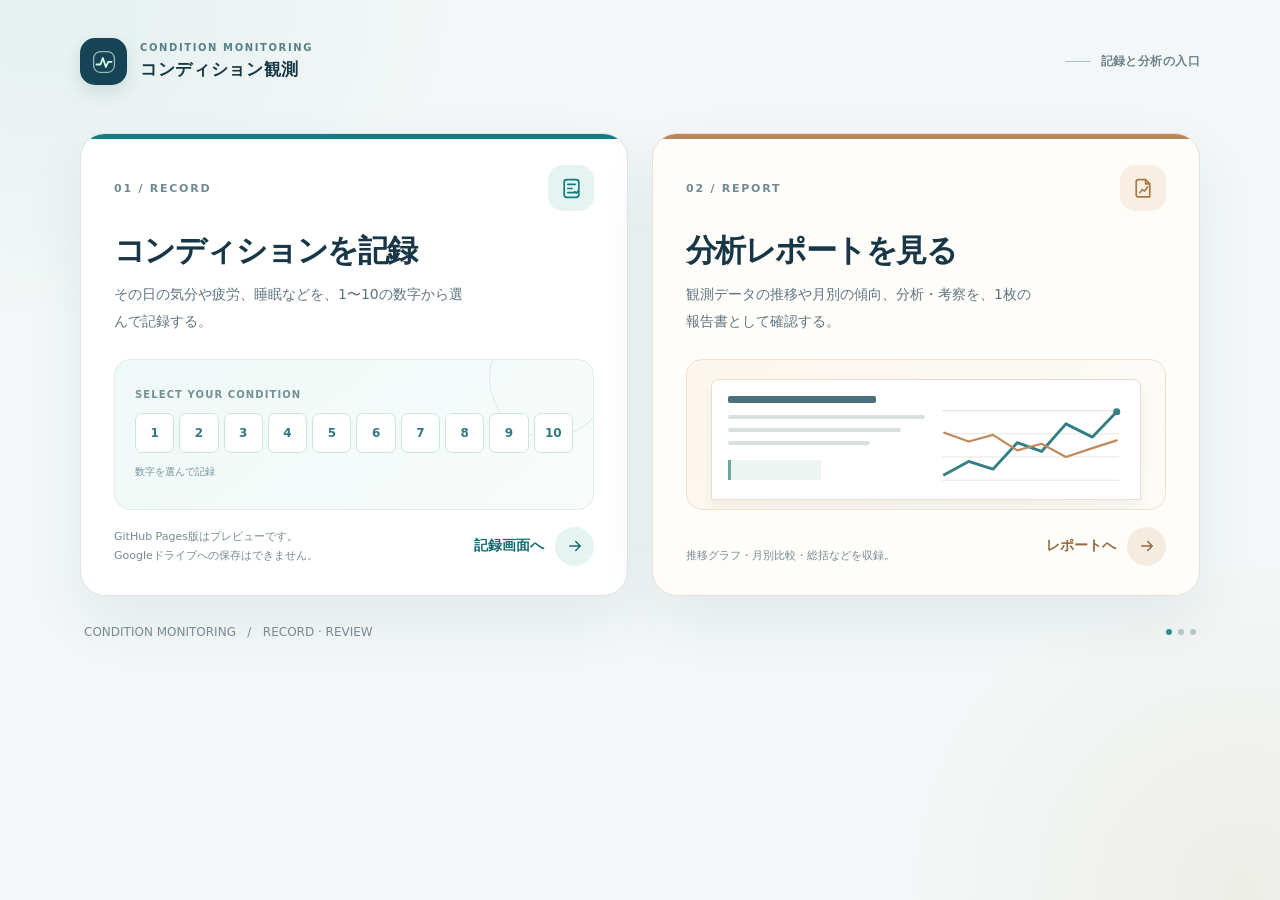
<file: index.html>
<!doctype html>
<html lang="ja">
<head>
  <meta charset="utf-8">
  <meta name="viewport" content="width=device-width, initial-scale=1">
  <meta name="theme-color" content="#f4f7f7">
  <meta name="description" content="日々のコンディション記録と、観測結果の分析レポートへアクセスするためのホームページ。">
  <title>コンディション観測 | 記録とレポート</title>
  <style>
    :root{
      color-scheme:light;
      --ink:#173747;--sub:#607582;--line:#dce6e9;--bg:#f3f7f7;
      --teal:#117c83;--teal-dark:#14616b;--teal-pale:#e7f5f2;
      --paper:#fffdfa;--orange:#ba8758;--shadow:0 24px 58px rgba(32,69,76,.075);
    }
    *,*::before,*::after{box-sizing:border-box}
    html{scroll-behavior:smooth}
    body{
      margin:0;min-height:100svh;color:var(--ink);
      font-family:system-ui,-apple-system,"Hiragino Kaku Gothic ProN","Yu Gothic","Meiryo",sans-serif;
      background:
        radial-gradient(ellipse 520px 400px at 4% 1%,rgba(109,184,175,.10),transparent 77%),
        radial-gradient(ellipse 430px 430px at 97% 99%,rgba(201,170,127,.12),transparent 77%),
        var(--bg);
      -webkit-font-smoothing:antialiased;
    }
    a{color:inherit;text-decoration:none}
    .shell{width:min(1120px,calc(100% - 72px));margin:0 auto;padding:38px 0 50px}
    .topline{display:flex;align-items:center;justify-content:space-between;gap:24px}
    .brand{display:flex;align-items:center;gap:13px}
    .mark{
      width:47px;height:47px;display:grid;place-items:center;border-radius:15px;
      color:#d9fbf3;background:#174454;box-shadow:0 7px 18px rgba(19,59,73,.13)
    }
    .brand small{display:block;font-size:10px;font-weight:800;letter-spacing:.16em;color:#57818a;line-height:1.55}
    .brand strong{display:block;font-size:17px;letter-spacing:.04em;font-weight:850;line-height:1.6}
    .top-caption{display:flex;align-items:center;gap:10px;font-size:12px;color:#6b828a;font-weight:650;letter-spacing:.035em}
    .top-caption::before{content:"";width:26px;height:1px;background:#aebfc4}
    .hero{display:flex;align-items:end;justify-content:space-between;gap:48px;padding:73px 0 37px}
    .eyebrow{display:flex;align-items:center;gap:11px;font-size:11px;font-weight:850;letter-spacing:.15em;color:#23888c}
    .eyebrow::before{content:"";height:2px;width:29px;background:#2a9ca0;border-radius:3px}
    h1{font-size:clamp(34px,4.5vw,57px);letter-spacing:-.058em;line-height:1.28;font-weight:850;margin:17px 0 0}
    h1 .accent{color:#187a80}
    .hero-text{max-width:325px;font-size:15px;line-height:2;color:#5b707d;padding-bottom:5px;margin:0}
    .destinations{display:grid;grid-template-columns:1fr 1fr;gap:24px;margin-top:48px}
    .destination{
      position:relative;isolation:isolate;display:flex;flex-direction:column;min-width:0;
      border:1px solid #dce5e7;border-radius:25px;overflow:hidden;
      min-height:457px;padding:31px 33px 29px;background:#fff;
      box-shadow:var(--shadow);transition:transform .2s ease,box-shadow .2s ease,border-color .2s ease;
    }
    .destination::before{content:"";position:absolute;z-index:-1;inset:0 0 auto;height:5px;background:var(--teal)}
    .destination:hover,.destination:focus-visible{
      transform:translateY(-5px);border-color:#a7cac8;box-shadow:0 28px 62px rgba(32,69,76,.13)
    }
    .destination:focus-visible{outline:3px solid #42aab1;outline-offset:4px}
    .destination.report{background:var(--paper);border-color:#e9e1d6}
    .destination.report::before{background:var(--orange)}
    .destination.report:hover,.destination.report:focus-visible{border-color:#d9bea0}
    .card-top{display:flex;align-items:center;justify-content:space-between;gap:12px}
    .number-label{font-size:11px;color:#718995;font-weight:900;letter-spacing:.16em}
    .icon-wrap{width:46px;height:46px;border-radius:15px;display:grid;place-items:center;color:#137c82;background:#e5f4f1}
    .report .icon-wrap{background:#f8eee2;color:#a97843}
    .destination h2{font-size:clamp(24px,2.7vw,31px);letter-spacing:-.05em;line-height:1.4;margin:18px 0 9px}
    .card-description{font-size:14px;color:#5e7480;line-height:1.9;max-width:350px;margin:0;min-height:53px}
    .mini{
      position:relative;display:flex;flex-direction:column;justify-content:center;
      height:151px;margin:24px 0 17px;border-radius:16px;overflow:hidden;
      background:linear-gradient(140deg,#eff9f7,#f8fbfb);border:1px solid #e1eeec;
    }
    .mini-label{font-size:10px;font-weight:800;letter-spacing:.11em;color:#729095;margin:0 0 13px}
    .input-mini{padding:19px 20px}
    .input-mini::after{
      content:"";position:absolute;right:-16px;top:-42px;width:120px;height:120px;border:1px solid #d6ece8;border-radius:50%
    }
    .scale{display:grid;grid-template-columns:repeat(10,minmax(0,1fr));gap:5px;position:relative;z-index:1}
    .scale span{
      display:grid;place-items:center;min-width:0;aspect-ratio:1;font-size:12px;font-weight:800;
      border-radius:7px;color:#347982;border:1px solid #cbe5e0;background:#fff
    }
    .mini-small{font-size:10px;color:#77919b;margin-top:12px}
    .report-mini{background:linear-gradient(125deg,#fcf6ed,#fcfbf8);border-color:#eee1d1;padding:14px 24px}
    .paper-peek{
      background:#fff;border:1px solid #ebded0;border-radius:8px 8px 0 0;
      padding:14px 16px 0;height:141px;box-shadow:0 7px 12px rgba(83,64,48,.06);
      display:grid;grid-template-columns:1fr .95fr;gap:12px;overflow:hidden;
      transform:translateY(5px)
    }
    .paper-lines{min-width:0}
    .paper-heading{height:7px;width:75%;border-radius:2px;background:#4d6f7c;margin:2px 0 12px}
    .paper-rule{height:4px;width:100%;border-radius:2px;background:#d7dfe0;margin:9px 0}
    .paper-rule.short{width:72%}
    .paper-rule.mid{width:88%}
    .paper-chip{width:47%;height:20px;background:#ecf5f2;border-left:3px solid #6aa89e;margin-top:15px}
    .chart{display:block;width:100%;height:105px;align-self:end}
    .meta{font-size:11px;color:#8a7770}
    .tile-bottom{display:flex;align-items:end;justify-content:space-between;gap:15px;margin-top:auto}
    .tile-note{font-size:11px;line-height:1.7;color:#768992;max-width:275px}
    .action{display:inline-flex;align-items:center;gap:11px;flex:none;font-size:14px;font-weight:850;letter-spacing:.005em;color:#146b74}
    .report .action{color:#95673d}
    .arrow{
      width:39px;height:39px;border-radius:50%;display:grid;place-items:center;
      background:#e5f4f1;transition:transform .2s ease,background .2s ease
    }
    .report .arrow{background:#f5ecdf}
    .destination:hover .arrow,.destination:focus-visible .arrow{transform:translateX(3px)}
    .bottom-line{display:flex;align-items:center;justify-content:space-between;gap:18px;padding:26px 4px 0}
    .bottom-line p{font-size:12px;line-height:1.7;color:#7b8e97;margin:0}
    .bottom-line .dots{display:flex;gap:6px;align-items:center}
    .bottom-line .dots i{width:6px;height:6px;border-radius:50%;display:block;background:#b4cacb}
    .bottom-line .dots i:first-child{background:#328f92}
    @media(max-width:900px){
      .hero{padding:57px 0 32px;align-items:start;flex-direction:column;gap:16px}
      .hero-text{max-width:650px}
      .destination{padding:27px 26px;min-height:441px}
      .scale{gap:3px}
      .scale span{font-size:11px;border-radius:5px}
    }
    @media(max-width:740px){
      .destinations{grid-template-columns:1fr;gap:18px;margin-top:28px}
      .destination{min-height:0}
      .mini{margin-top:20px}
      .top-caption{display:none}
      .shell{width:min(600px,calc(100% - 38px));padding:24px 0 35px}
      .hero{padding:50px 0 29px}
      .bottom-line{padding-top:22px}
    }
    @media(max-width:460px){
      .hero{padding-top:42px}
      h1{font-size:35px}
      .destination{padding:23px 22px 22px;border-radius:20px}
      .destination h2{font-size:26px}
      .card-description{font-size:13px;min-height:0}
      .mini{height:138px}
      .input-mini{padding:15px}
      .scale{gap:3px}
      .scale span{font-size:11px}
      .tile-bottom{align-items:center}
      .tile-note{font-size:10px;max-width:180px}
      .action{gap:6px;font-size:12px}
      .arrow{width:34px;height:34px}
      .bottom-line .dots{display:none}
    }
    @media(prefers-reduced-motion:reduce){
      html{scroll-behavior:auto}
      *,*::before,*::after{transition:none!important}
    }
  </style>
</head>
<body>
  <main class="shell">
    <div class="topline">
      <div class="brand">
        <div class="mark" aria-hidden="true">
          <svg width="26" height="26" viewBox="0 0 26 26" fill="none">
            <rect x="2.6" y="2.6" width="20.8" height="20.8" rx="7" stroke="currentColor" stroke-width="1.3" opacity=".65"/>
            <path d="M5.5 15.5h4l2.3-6.5 3.1 9 2.3-5.2h3.3" stroke="currentColor" stroke-width="1.8" stroke-linejoin="round" stroke-linecap="round"/>
          </svg>
        </div>
        <div><small>CONDITION MONITORING</small><strong>コンディション観測</strong></div>
      </div>
      <div class="top-caption">記録と分析の入口</div>
    </div>
    <div class="destinations" aria-label="利用する画面を選択">
      <a class="destination input" href="./input_app/Index.html" aria-label="日々の記録 入力画面を開く">
        <div class="card-top">
          <span class="number-label">01 / RECORD</span>
          <span class="icon-wrap" aria-hidden="true">
            <svg width="25" height="25" viewBox="0 0 24 24" fill="none" stroke="currentColor" stroke-width="1.65" stroke-linecap="round" stroke-linejoin="round"><rect x="5" y="3.5" width="14" height="17" rx="2.5"/><path d="M8.5 8h7M8.5 12h4M8.5 16h6"/><path d="m15 15 1.5 1.5 2-2"/></svg>
          </span>
        </div>
        <h2>コンディションを記録</h2>
        <p class="card-description">その日の気分や疲労、睡眠などを、1〜10の数字から選んで記録する。</p>
        <div class="mini input-mini" aria-hidden="true">
          <p class="mini-label">SELECT YOUR CONDITION</p>
          <div class="scale"><span>1</span><span>2</span><span>3</span><span>4</span><span>5</span><span>6</span><span>7</span><span>8</span><span>9</span><span>10</span></div>
          <div class="mini-small">数字を選んで記録</div>
        </div>
        <div class="tile-bottom">
          <span class="tile-note">GitHub Pages版はプレビューです。<br>Googleドライブへの保存はできません。</span>
          <span class="action">記録画面へ <span class="arrow" aria-hidden="true">
            <svg width="18" height="18" viewBox="0 0 24 24" fill="none" stroke="currentColor" stroke-width="2" stroke-linecap="round" stroke-linejoin="round"><path d="M5 12h14m-6-6 6 6-6 6"/></svg>
          </span></span>
        </div>
      </a>
      <a class="destination report" href="./report/" aria-label="分析レポートを開く">
        <div class="card-top">
          <span class="number-label">02 / REPORT</span>
          <span class="icon-wrap" aria-hidden="true">
            <svg width="25" height="25" viewBox="0 0 24 24" fill="none" stroke="currentColor" stroke-width="1.6" stroke-linecap="round" stroke-linejoin="round"><path d="M7 3.5h7l4 4V20H7a2 2 0 0 1-2-2V5.5a2 2 0 0 1 2-2Z"/><path d="M14 3.5v4h4M8.5 16l2.5-3 2 1.5 3-4"/></svg>
          </span>
        </div>
        <h2>分析レポートを見る</h2>
        <p class="card-description">観測データの推移や月別の傾向、分析・考察を、1枚の報告書として確認する。</p>
        <div class="mini report-mini" aria-hidden="true">
          <div class="paper-peek">
            <div class="paper-lines">
              <div class="paper-heading"></div>
              <div class="paper-rule"></div>
              <div class="paper-rule mid"></div>
              <div class="paper-rule short"></div>
              <div class="paper-chip"></div>
            </div>
            <svg class="chart" viewBox="0 0 160 95" fill="none" preserveAspectRatio="xMidYMid meet">
              <path d="M0 15H160M0 36H160M0 57H160M0 78H160" stroke="#e9e6e0" stroke-width="1"/>
              <path d="M2 73L24 61L46 68L68 44L90 52L112 27L136 39L158 16" stroke="#337f83" stroke-width="2.6" stroke-linecap="round" stroke-linejoin="round"/>
              <path d="M2 35L24 43L46 37L68 51L90 45L112 57L136 49L158 42" stroke="#c18a5b" stroke-width="2" stroke-linecap="round" stroke-linejoin="round"/>
              <circle cx="158" cy="16" r="3.2" fill="#337f83"/>
            </svg>
          </div>
        </div>
        <div class="tile-bottom">
          <span class="tile-note">推移グラフ・月別比較・総括などを収録。</span>
          <span class="action">レポートへ <span class="arrow" aria-hidden="true">
            <svg width="18" height="18" viewBox="0 0 24 24" fill="none" stroke="currentColor" stroke-width="2" stroke-linecap="round" stroke-linejoin="round"><path d="M5 12h14m-6-6 6 6-6 6"/></svg>
          </span></span>
        </div>
      </a>
    </div>
    <div class="bottom-line" aria-hidden="true">
      <p>CONDITION MONITORING &nbsp; / &nbsp; RECORD · REVIEW</p>
      <div class="dots"><i></i><i></i><i></i></div>
    </div>
  </main>
</body>
</html>
</file>
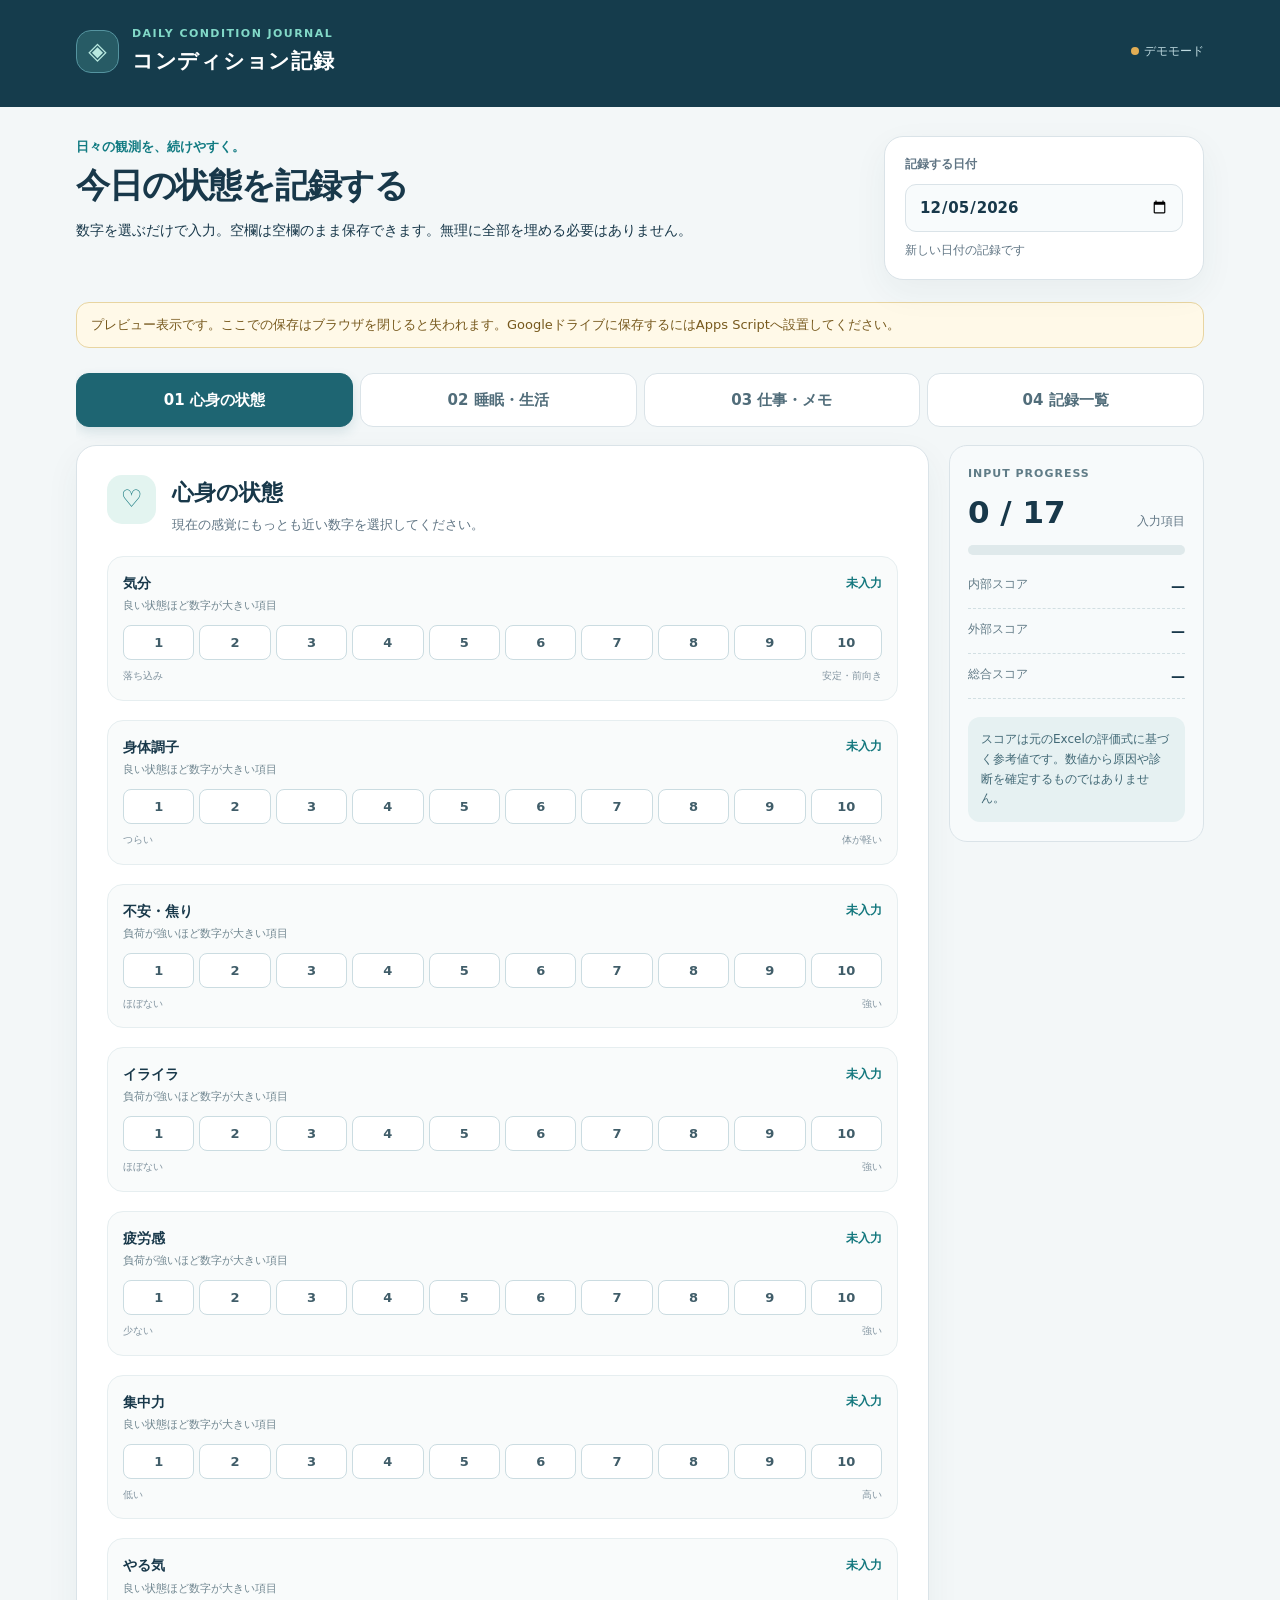
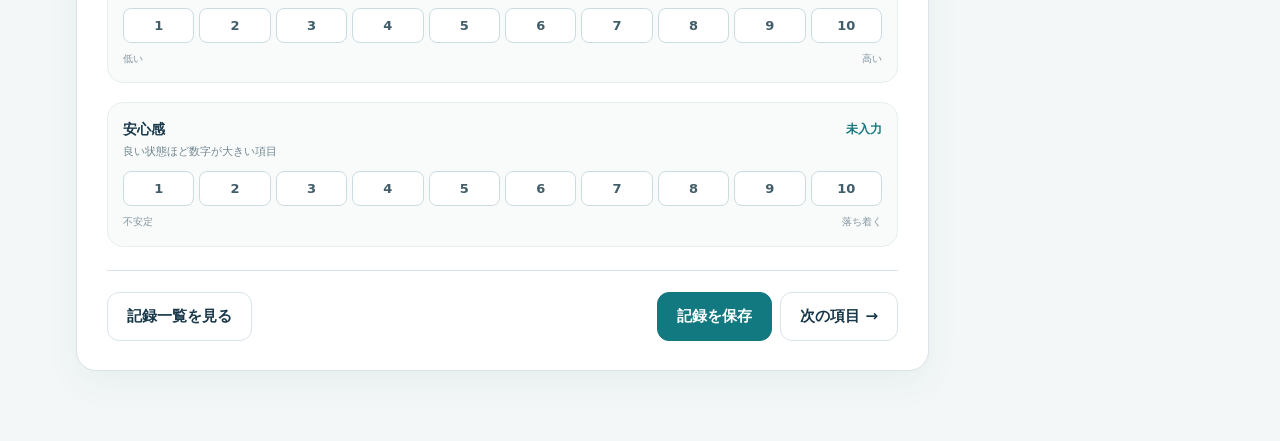
<file: input_app/Index.html>
<!doctype html>
<html lang="ja">
<head>
<meta charset="utf-8"><meta name="viewport" content="width=device-width, initial-scale=1">
<meta name="theme-color" content="#183c4a"><title>コンディション記録</title>
<style>
:root{--ink:#18384a;--sub:#607584;--line:#dae3e8;--base:#f3f7f8;--white:#fff;--teal:#117b82;--mint:#e1f4f0;--blue:#eaf0fc;--amber:#fbefd9;--radius:20px;--shadow:0 12px 35px rgba(33,64,79,.055)}
*{box-sizing:border-box}html{scroll-behavior:smooth}body{margin:0;background:var(--base);color:var(--ink);font:15px/1.65 system-ui,-apple-system,"Hiragino Kaku Gothic ProN","Yu Gothic",sans-serif}button,input,textarea,select{font:inherit}button{cursor:pointer}button:disabled{cursor:not-allowed;opacity:.45}button:focus-visible,input:focus-visible,textarea:focus-visible{outline:3px solid #63cbbd;outline-offset:2px}
.header{background:#153c4c;color:#fff}.header-inner{max-width:1180px;margin:auto;padding:25px 26px 28px;display:flex;align-items:center;justify-content:space-between;gap:16px}.brand{display:flex;align-items:center;gap:13px}.brandmark{height:43px;width:43px;border:1px solid #5594a0;border-radius:15px;display:grid;place-items:center;background:#275b65;color:#b8e8df;font-size:24px}.eyebrow{font-size:11px;letter-spacing:.13em;font-weight:800;color:#82d9c8}.header h1{font-size:21px;letter-spacing:.035em;margin:1px 0 0}.header-right{font-size:12px;color:#bfdae0;display:flex;align-items:center;gap:12px}.status-dot{width:8px;height:8px;border-radius:50%;background:#62d5bd;display:inline-block;margin-right:5px}.header-right a{color:#d6fcf2}.wrap{max-width:1180px;margin:auto;padding:0 26px 70px}.hero{display:grid;grid-template-columns:minmax(0,1fr) 320px;gap:20px;padding:29px 0 22px}.hero-title .topline{font-size:13px;font-weight:750;color:var(--teal)}h2{font-size:clamp(24px,3vw,34px);letter-spacing:-.035em;line-height:1.35;margin:6px 0 10px}p{margin:0}.muted{color:var(--sub)}.hero-title p{font-size:14px;max-width:680px}.date-card{background:#fff;border:1px solid var(--line);box-shadow:var(--shadow);border-radius:19px;padding:18px 20px;display:flex;flex-direction:column;justify-content:center;gap:9px}.date-card label{font-size:12px;color:var(--sub);font-weight:800}.date-input{width:100%;border:1px solid var(--line);border-radius:11px;padding:10px 13px;background:#f8fbfc;color:var(--ink);font-weight:750}.notice{border:1px solid #e8d5a1;background:#fff9e8;border-radius:13px;color:#77591d;padding:11px 14px;font-size:13px;margin-bottom:17px}.hide{display:none!important}.tabs{display:flex;gap:7px;overflow:auto;padding:8px 0 18px;scrollbar-width:thin}.tab{flex:1;min-width:138px;border:1px solid var(--line);background:#fff;color:#516d7a;border-radius:13px;padding:14px 12px;font-weight:750;white-space:nowrap}.tab.active{background:#1e6572;border-color:#1e6572;color:#fff;box-shadow:0 5px 12px #24647324}.main-grid{display:grid;grid-template-columns:minmax(0,1fr) 255px;align-items:start;gap:20px}.surface{background:#fff;border:1px solid var(--line);border-radius:var(--radius);box-shadow:var(--shadow)}.panel{padding:29px 30px;min-height:350px}.section-head{display:flex;align-items:start;gap:16px;margin-bottom:21px}.section-icon{width:49px;height:49px;display:grid;place-items:center;border-radius:15px;background:#e3f4f0;color:#12767d;font-size:24px;flex-shrink:0}.section-head h3{margin:0;font-size:22px}.section-head p{font-size:13px;color:var(--sub);margin-top:2px}.fields{display:grid;grid-template-columns:1fr 1fr;gap:19px 18px}.field{background:#f9fbfb;border:1px solid #e6eef0;border-radius:16px;padding:15px}.field-title{display:flex;align-items:center;justify-content:space-between;gap:8px;font-size:14px;font-weight:850}.field-title strong{color:#13777d;font-size:12px}.field-sub{font-size:11px;color:#718791;min-height:18px;margin:2px 0 10px}.score-grid{display:grid;grid-template-columns:repeat(5,minmax(0,1fr));gap:5px}.score{padding:7px 0;min-height:35px;line-height:1;border-radius:8px;background:#fff;border:1px solid #cbdce1;color:#405d69;font-size:13px;font-weight:750}.score:hover{border-color:#138c8b;background:#e7f7f3}.score.selected{border:1px solid #127c83;background:#127c83;color:#fff;box-shadow:0 3px 8px #127c8330}.field-hint{display:flex;justify-content:space-between;color:#8294a0;font-size:10px;margin-top:8px}.field-hint .bad{color:#a26643}.number-fields{display:grid;grid-template-columns:repeat(2,1fr);gap:16px}.number-box label,.text-box label{display:block;font-weight:800;font-size:13px;margin-bottom:6px}.number-box input,.text-box textarea,.text-box select,.search{width:100%;padding:12px 14px;border:1px solid #d0dee2;border-radius:11px;background:#fbfdfd;color:var(--ink)}.number-box small{display:block;color:#778b96;margin-top:5px}.text-box{margin-bottom:17px}.text-box textarea{min-height:100px;resize:vertical}.memo-help{background:#eef7f7;border-left:3px solid #1e9291;padding:13px 16px;color:#4d707a;border-radius:6px;font-size:13px;margin-bottom:17px}.footer-actions{display:flex;justify-content:space-between;gap:12px;flex-wrap:wrap;margin-top:23px;padding-top:21px;border-top:1px solid var(--line)}.btn{border:1px solid var(--line);border-radius:12px;background:#fff;color:var(--ink);padding:11px 19px;font-weight:800;min-height:44px}.btn.primary{background:#127980;border-color:#127980;color:#fff}.btn.primary:hover{background:#075c64}.btn:hover:not(:disabled){filter:brightness(.97)}.panel-sub{background:#f7fafb;padding:19px 18px;border-radius:18px;border:1px solid var(--line);position:sticky;top:16px}.tinycaps{font-size:11px;letter-spacing:.09em;font-weight:850;color:#607c87;text-transform:uppercase}.progress-top{display:flex;justify-content:space-between;align-items:end;margin-top:11px}.progress-top strong{font-size:31px;line-height:1.2}.progress{background:#dfe9eb;border-radius:12px;height:10px;margin:13px 0 20px;overflow:hidden}.progress i{height:100%;width:0;background:linear-gradient(90deg,#17a2a2,#67c9af);display:block;border-radius:12px;transition:width .25s}.summary-list{display:grid;gap:11px}.summary-item{display:flex;justify-content:space-between;gap:6px;padding-bottom:10px;border-bottom:1px dashed #d2dfe3;font-size:12px;color:#627b87}.summary-item strong{color:var(--ink);font-size:14px}.side-note{margin-top:18px;padding:13px;background:#e6f1f2;color:#426976;border-radius:12px;font-size:12px}.row-history{width:100%;display:grid;grid-template-columns:1fr 110px 105px;gap:8px;text-align:left;align-items:center;border:1px solid #dfe8ea;background:#fff;border-radius:12px;padding:14px 16px;margin-top:9px}.row-history:hover{border-color:var(--teal);background:#f4fbfa}.score-pill{border-radius:30px;padding:4px 12px;background:#e2f1ee;color:#116a72;font-weight:850;text-align:center}.list-meta{color:var(--sub);font-size:12px}.empty{color:#6d8491;background:#f7fbfb;border-radius:13px;padding:20px;text-align:center}.fineprint{font-size:12px;color:var(--sub);margin:10px 0}.toast{position:fixed;right:20px;bottom:18px;background:#103a48;color:#fff;padding:14px 18px;border-radius:14px;box-shadow:0 10px 36px #123a4a40;max-width:370px;z-index:10}.toast.error{background:#9b3834}.sr-only{position:absolute;width:1px;height:1px;overflow:hidden;clip:rect(0,0,0,0)}.metric-up{font-weight:800;color:#188179}hr{border:0;border-top:1px solid var(--line);margin:20px 0}.small-badge{background:var(--amber);color:#8f631f;border-radius:22px;padding:3px 9px;font-size:11px;font-weight:800}
@media(min-width:1050px){.score-grid{grid-template-columns:repeat(10,minmax(0,1fr))}.field{grid-column:span 2}}
@media(max-width:870px){.main-grid{grid-template-columns:1fr}.panel-sub{position:static;order:-1}.panel-sub .summary-list{grid-template-columns:repeat(3,1fr);display:grid}.hero{grid-template-columns:1fr 220px}}
@media(max-width:640px){.header-inner{padding:16px}.header h1{font-size:18px}.header-right{font-size:10px}.wrap{padding:0 13px 50px}.hero{grid-template-columns:1fr;padding:20px 0 14px}.hero h2{font-size:26px}.date-card{padding:13px 15px}.tabs{padding-bottom:13px}.tab{min-width:112px;font-size:12px;padding:11px 9px}.panel{padding:18px 14px}.fields{grid-template-columns:1fr;gap:11px}.field{padding:13px}.number-fields{grid-template-columns:1fr 1fr}.panel-sub .summary-list{grid-template-columns:1fr 1fr}.row-history{grid-template-columns:1fr 88px;gap:4px}.row-history .list-meta{display:none}}
</style>
</head>
<body>
<header class="header"><div class="header-inner"><div class="brand"><div class="brandmark" aria-hidden="true">◈</div><div><div class="eyebrow">DAILY CONDITION JOURNAL</div><h1>コンディション記録</h1></div></div><div class="header-right"><span id="connection"><span class="status-dot"></span>接続確認中</span><a id="sheetLink" class="hide" href="#" target="_blank" rel="noopener">保存先を開く ↗</a></div></div></header>
<main class="wrap">
<div class="hero"><div class="hero-title"><div class="topline">日々の観測を、続けやすく。</div><h2 id="heroTitle">今日の状態を記録する</h2><p>数字を選ぶだけで入力。空欄は空欄のまま保存できます。無理に全部を埋める必要はありません。</p></div><div class="date-card"><label for="recordDate">記録する日付</label><input type="date" id="recordDate" class="date-input"><span id="dateStatus" class="muted" style="font-size:12px">この日の記録を確認しています</span></div></div>
<div id="demoNotice" class="notice hide">プレビュー表示です。ここでの保存はブラウザを閉じると失われます。Googleドライブに保存するにはApps Scriptへ設置してください。</div>
<nav class="tabs" aria-label="入力カテゴリ" id="tabs">
<button class="tab active" data-tab="mind">01 心身の状態</button><button class="tab" data-tab="life">02 睡眠・生活</button><button class="tab" data-tab="work">03 仕事・メモ</button><button class="tab" data-tab="history">04 記録一覧</button>
</nav>
<div class="main-grid">
<div class="surface panel" id="content"></div>
<aside class="panel-sub" aria-label="入力状況"><div class="tinycaps">INPUT PROGRESS</div><div class="progress-top"><strong id="progressLabel">0 / 17</strong><span class="muted" style="font-size:12px">入力項目</span></div><div class="progress"><i id="progressBar"></i></div><div class="summary-list"><div class="summary-item"><span>内部スコア</span><strong id="internalValue">—</strong></div><div class="summary-item"><span>外部スコア</span><strong id="externalValue">—</strong></div><div class="summary-item"><span>総合スコア</span><strong id="totalValue">—</strong></div></div><div class="side-note">スコアは元のExcelの評価式に基づく参考値です。数値から原因や診断を確定するものではありません。</div></aside>
</div>
</main><div class="toast hide" id="toast" role="status" aria-live="polite"></div>
<script>
'use strict';
const DEFINITIONS={
 mind:[['mood','気分','落ち込み','安定・前向き',false],['physical','身体調子','つらい','体が軽い',false],['anxiety','不安・焦り','ほぼない','強い',true],['irritability','イライラ','ほぼない','強い',true],['fatigue','疲労感','少ない','強い',true],['focus','集中力','低い','高い',false],['motivation','やる気','低い','高い',false],['security','安心感','不安定','落ち着く',false]],
 life:[['sleepQuality','睡眠の質','眠れない','よく眠れた',false],['wakeFatigue','起床時疲労','少ない','強い',true],['meals','食事安定','乱れた','安定',false]],
 work:[['workload','予定・作業負荷','軽い','重い',true],['socialStress','対人ストレス','ほぼない','強い',true]]
};
const RAW_KEYS=['date','mood','physical','anxiety','irritability','fatigue','focus','motivation','security','sleepHours','sleepQuality','wakeFatigue','meals','exerciseMinutes','sunlightMinutes','workload','socialStress','caffeineCups','medication','note','insight'];
const SCORE_KEYS=Object.values(DEFINITIONS).flat().map(x=>x[0]);
const NUM_KEYS=['sleepHours','exerciseMinutes','sunlightMinutes','caffeineCups'];
const STORAGE={records:[]};
const hasGoogle=typeof google!=='undefined' && google.script && google.script.run;
const $=id=>document.getElementById(id);
const state={tab:'mind',record:{},history:[],count:0,busy:false};
function localDate(){const d=new Date();const y=d.getFullYear();return `${y}-${String(d.getMonth()+1).padStart(2,'0')}-${String(d.getDate()).padStart(2,'0')}`;}
function cleanHTML(text){return String(text??'').replace(/[&<>"']/g,c=>({'&':'&amp;','<':'&lt;','>':'&gt;','"':'&quot;',"'":'&#39;'}[c]));}
function callApi(method,...args){
 if(!hasGoogle){
  if(method==='getInitialData')return Promise.resolve({today:localDate(),count:STORAGE.records.length,recent:[...STORAGE.records].reverse()});
  if(method==='getRecord')return Promise.resolve(STORAGE.records.find(x=>x.date===args[0])||null);
  if(method==='saveRecord'){
    const r={...args[0],...calc(args[0])};STORAGE.records=STORAGE.records.filter(x=>x.date!==r.date).concat([r]);
    return Promise.resolve({saved:true,date:r.date,record:r});
  }
  if(method==='importRecords'){let skipped=0,imported=0;for(const item of args[0]){if(STORAGE.records.some(r=>r.date===item.date)){skipped++;continue}STORAGE.records.push({...item,...calc(item)});imported++;}return Promise.resolve({imported,skipped});}
  if(method==='exportRecords')return Promise.resolve(STORAGE.records);
 }
 return new Promise((resolve,reject)=>google.script.run.withSuccessHandler(resolve).withFailureHandler(e=>reject(new Error(e.message||String(e))))[method](...args));
}
function showToast(text,error=false){const t=$('toast');t.textContent=text;t.classList.toggle('error',error);t.classList.remove('hide');clearTimeout(showToast.timer);showToast.timer=setTimeout(()=>t.classList.add('hide'),5200);}
function numberOrNull(x){if(x===''||x===null||x===undefined)return null;const n=Number(x);return Number.isFinite(n)?n:null;}
function calc(r){
 const internal=['mood','physical','anxiety','irritability','fatigue','focus','motivation','security'].map(k=>{const n=numberOrNull(r[k]);return n===null?null:['anxiety','irritability','fatigue'].includes(k)?11-n:n}).filter(n=>n!==null);
 const e=[]; const push=(k,fn)=>{const n=numberOrNull(r[k]);if(n!==null)e.push(fn(n));};
 push('sleepHours',n=>Math.max(0,10-Math.abs(n-7.5)*2));push('sleepQuality',n=>n);push('wakeFatigue',n=>11-n);push('meals',n=>n);
 push('exerciseMinutes',n=>Math.min(n/30*10,10));push('sunlightMinutes',n=>Math.min(n/15*10,10));push('workload',n=>11-n);push('socialStress',n=>11-n);push('caffeineCups',n=>Math.max(0,10-2*n));
 const avg=a=>a.length?Math.round((a.reduce((p,c)=>p+c,0)/a.length+1e-9)*10)/10:null;
 const internalScore=avg(internal),externalScore=avg(e),totalScore=avg([internalScore,externalScore].filter(x=>x!==null));
 const sh=numberOrNull(r.sleepHours);return {internalScore,externalScore,totalScore,sleepFlag:sh===null?'':sh<6?'不足':sh>9?'過多':'OK'};
}
const baseRecord=date=>Object.fromEntries(RAW_KEYS.map(k=>[k,k==='date'?date:'']));
function scoring(key,name,min,max,burden){const val=state.record[key];return `<div class="field"><div class="field-title"><span>${name}</span><strong>${val===''?'未入力':val+' / 10'}</strong></div><div class="field-sub">${burden?'負荷が強いほど数字が大きい項目':'良い状態ほど数字が大きい項目'}</div><div class="score-grid" role="group" aria-label="${name}の評価">${Array.from({length:10},(_,i)=>{const n=i+1;return `<button class="score ${Number(val)===n && val!==''?'selected':''}" type="button" data-score="${key}" data-val="${n}" aria-pressed="${Number(val)===n && val!==''}">${n}</button>`}).join('')}</div><div class="field-hint"><span>${min}</span><span>${max}</span></div></div>`;}
function inputNumber(key,label,unit,step='1',placeholder='0',max='1440'){return `<div class="number-box"><label for="${key}">${label}</label><input id="${key}" data-field="${key}" type="number" min="0" max="${max}" step="${step}" inputmode="decimal" value="${cleanHTML(state.record[key]??'')}" placeholder="${placeholder}"><small>単位：${unit}（未入力も可）</small></div>`;}
function footer(prev,next){return `<div class="footer-actions"><button class="btn" type="button" data-goto="${prev||'history'}">${prev?'← 前の項目':'記録一覧を見る'}</button><div style="display:flex;gap:8px;flex-wrap:wrap"><button class="btn primary" data-save="true" type="button">記録を保存</button>${next?`<button class="btn" data-goto="${next}" type="button">次の項目 →</button>`:''}</div></div>`;}
function renderContent(){
 const c=$('content');const tab=state.tab;
 if(tab==='mind')c.innerHTML=`<div class="section-head"><div class="section-icon">♡</div><div><h3>心身の状態</h3><p>現在の感覚にもっとも近い数字を選択してください。</p></div></div><div class="fields">${DEFINITIONS.mind.map(a=>scoring(...a)).join('')}</div>${footer(null,'life')}`;
 if(tab==='life')c.innerHTML=`<div class="section-head"><div class="section-icon">☾</div><div><h3>睡眠・生活</h3><p>生活リズムを記録します。時間と分は直接入力できます。</p></div></div><div class="number-fields">${inputNumber('sleepHours','睡眠時間','時間','0.5','7.5','24')}${inputNumber('exerciseMinutes','運動・散歩','分','1','30')}${inputNumber('sunlightMinutes','日光に当たった時間','分','1','15')}${inputNumber('caffeineCups','カフェイン','杯','0.5','0','50')}</div><hr><div class="fields">${DEFINITIONS.life.map(a=>scoring(...a)).join('')}</div>${footer('mind','work')}`;
 if(tab==='work')c.innerHTML=`<div class="section-head"><div class="section-icon">✎</div><div><h3>仕事・出来事のメモ</h3><p>記録を読み返したときに役立つことだけ、短く残せます。</p></div></div><div class="fields" style="margin-bottom:21px">${DEFINITIONS.work.map(a=>scoring(...a)).join('')}</div><div class="memo-help">数字だけでは分からない出来事や気づきは、あとで分析する際に役立ちます。</div><div class="text-box"><label for="medication">服薬・通院など（任意）</label><select data-field="medication" id="medication"><option value="">未入力</option>${['予定通り','変更あり','該当なし'].map(k=>`<option ${state.record.medication===k?'selected':''}>${k}</option>`).join('')}</select>${state.record.medication && !['予定通り','変更あり','該当なし'].includes(state.record.medication)?`<small class="muted">移行データの値: ${cleanHTML(state.record.medication)}</small>`:''}</div><div class="text-box"><label for="note">主な出来事・メモ</label><textarea id="note" data-field="note" maxlength="2000" placeholder="例：予定の変更が多く、作業が落ち着かなかった">${cleanHTML(state.record.note)}</textarea></div><div class="text-box"><label for="insight">仮説・気づき（任意）</label><textarea id="insight" data-field="insight" maxlength="2000" placeholder="例：睡眠が短い翌日は、集中しづらいかもしれない">${cleanHTML(state.record.insight)}</textarea></div>${footer('life',null)}`;
 if(tab==='history')c.innerHTML=`<div class="section-head"><div class="section-icon">▤</div><div><h3>記録一覧・データ管理</h3><p>過去の日付を選ぶと編集できます。データをCSVで出力・移行することもできます。</p></div></div><div class="footer-actions" style="margin-top:0;padding-top:0;border:0"><button class="btn" id="reloadHistory">一覧を更新</button><button class="btn" id="exportBtn">CSVを出力</button></div><div class="text-box" style="margin-top:19px"><label for="importCsv">Excelからの初回移行（CSV）</label><input id="importCsv" type="file" accept=".csv,text/csv" class="search"><p class="fineprint">既存日付は上書きせずスキップします。機密データはこの画面を通して非公開シートに保存されます。</p><button class="btn primary" id="importBtn" type="button">選択したCSVを読み込む</button></div><hr><div class="tinycaps">RECENT RECORDS — ${state.count}件</div><div id="historyList">${state.history.length?state.history.map(r=>`<button class="row-history" data-date="${r.date}"><strong>${cleanHTML(r.date)}</strong><span class="score-pill">${r.totalScore===''||r.totalScore===null?'—':r.totalScore+' / 10'}</span><span class="list-meta">編集する →</span></button>`).join(''):'<p class="empty">記録はまだありません。</p>'}</div>`;
 document.querySelectorAll('.tab').forEach(b=>b.classList.toggle('active',b.dataset.tab===tab));
}
function updateProgress(){const filled=[...SCORE_KEYS,...NUM_KEYS].filter(k=>state.record[k]!==''&&state.record[k]!==null&&state.record[k]!==undefined).length;const all=SCORE_KEYS.length+NUM_KEYS.length;const scores=calc(state.record);$('progressLabel').textContent=`${filled} / ${all}`;$('progressBar').style.width=100*filled/all+'%';for(const [id,key] of [['internalValue','internalScore'],['externalValue','externalScore'],['totalValue','totalScore']])$(id).textContent=scores[key]===null?'—':scores[key].toFixed(1);}
function setTab(next){state.tab=next;renderContent();window.scrollTo({top:0,behavior:'smooth'});}
async function loadDate(date){if(state.busy)return;state.busy=true;$('dateStatus').textContent='読み込み中…';try{const r=await callApi('getRecord',date);state.record=Object.assign(baseRecord(date),r||{});$('dateStatus').textContent=r?'保存済みの記録を編集中':'新しい日付の記録です';renderContent();updateProgress();}catch(e){showToast(e.message,true);$('dateStatus').textContent='読み込み失敗';}finally{state.busy=false;}}
async function refresh(){const data=await callApi('getInitialData');state.history=data.recent;state.count=data.count;if(data.spreadsheetUrl){$('sheetLink').href=data.spreadsheetUrl;$('sheetLink').classList.remove('hide');}return data;}
async function save(){if(state.busy)return;state.busy=true;try{const result=await callApi('saveRecord',state.record);state.record={...state.record,...result.record};$('dateStatus').textContent='保存済み（更新可能）';showToast(hasGoogle?`${result.date} の記録をGoogleドライブに保存しました`:`${result.date} の記録をプレビュー内に一時保存しました`);await refresh();updateProgress();}catch(e){showToast('保存に失敗しました：'+e.message,true);}finally{state.busy=false;}}
function makeCsv(rows){const cols=RAW_KEYS;const esc=x=>{const str=String(x??'');return /[",\r\n]/.test(str)?'"'+str.replace(/"/g,'""')+'"':str;};return '\ufeff'+cols.join(',')+'\r\n'+rows.map(row=>cols.map(k=>esc(row[k])).join(',')).join('\r\n');}
function parseCsv(raw){raw=raw.replace(/^\ufeff/,'');const rows=[];let row=[],field='',inQuotes=false;for(let i=0;i<raw.length;i++){const c=raw[i];if(c==='"'){if(inQuotes && raw[i+1]==='"'){field+='"';i++;}else inQuotes=!inQuotes;}else if(c===','&&!inQuotes){row.push(field);field='';}else if((c==='\n'||c==='\r')&&!inQuotes){if(c==='\r'&&raw[i+1]==='\n')i++;row.push(field);if(row.some(x=>x!==''))rows.push(row);row=[];field='';}else field+=c;}if(inQuotes)throw Error('CSVの引用符が閉じられていません');if(field!==''||row.length){row.push(field);rows.push(row);}const headers=rows.shift();if(!headers||!RAW_KEYS.every(k=>headers.includes(k)))throw Error('CSV列が一致しません。移行用CSVまたはこのアプリの出力CSVを選択してください。');return rows.map(arr=>Object.fromEntries(RAW_KEYS.map(k=>[k,arr[headers.indexOf(k)]??''])));}
function download(text,name){const a=document.createElement('a');a.href=URL.createObjectURL(new Blob([text],{type:'text/csv;charset=utf-8'}));a.download=name;document.body.append(a);a.click();setTimeout(()=>{URL.revokeObjectURL(a.href);a.remove();},500);}
async function importCsv(){const file=$('importCsv').files?.[0];if(!file)return showToast('CSVファイルを選択してください。',true);try{const rows=parseCsv(await file.text());if(!rows.length)return showToast('読み込む記録がありません。',true);if(!window.confirm(`${rows.length}件を取り込みます。既存日付はスキップします。よろしいですか？`))return;const result=await callApi('importRecords',rows);showToast(`${result.imported}件取り込み、${result.skipped}件スキップしました`);await refresh();renderContent();}catch(e){showToast('CSV取込失敗：'+e.message,true);}}
document.addEventListener('click',async e=>{const b=e.target.closest('button');if(!b)return;if(b.dataset.tab){setTab(b.dataset.tab);return;}if(b.dataset.goto){setTab(b.dataset.goto);return;}if(b.dataset.score){const key=b.dataset.score;const n=Number(b.dataset.val);state.record[key]=state.record[key]===n?'':n;renderContent();updateProgress();return;}if(b.dataset.save){await save();return;}if(b.dataset.date){$('recordDate').value=b.dataset.date;setTab('mind');await loadDate(b.dataset.date);return;}if(b.id==='reloadHistory'){await refresh();renderContent();showToast('一覧を更新しました');}if(b.id==='exportBtn'){try{const rows=await callApi('exportRecords');download(makeCsv(rows),'condition-export-'+localDate()+'.csv');}catch(err){showToast(err.message,true)}}if(b.id==='importBtn')await importCsv();});
document.addEventListener('input',e=>{if(!e.target.dataset.field)return;state.record[e.target.dataset.field]=e.target.value;updateProgress();});
$('recordDate').addEventListener('change',e=>loadDate(e.target.value));
(async()=>{if(!hasGoogle){$('demoNotice').classList.remove('hide');$('connection').innerHTML='<span class="status-dot" style="background:#e2ad54"></span>デモモード';}else $('connection').innerHTML='<span class="status-dot"></span>Google Drive保存';try{const data=await refresh();$('recordDate').value=data.today||localDate();await loadDate($('recordDate').value);}catch(e){showToast('初期設定を確認してください：'+e.message,true);$('dateStatus').textContent='初期設定待ち';state.record=baseRecord(localDate());$('recordDate').value=localDate();renderContent();updateProgress();}})();
</script>
</body>
</html>
</file>
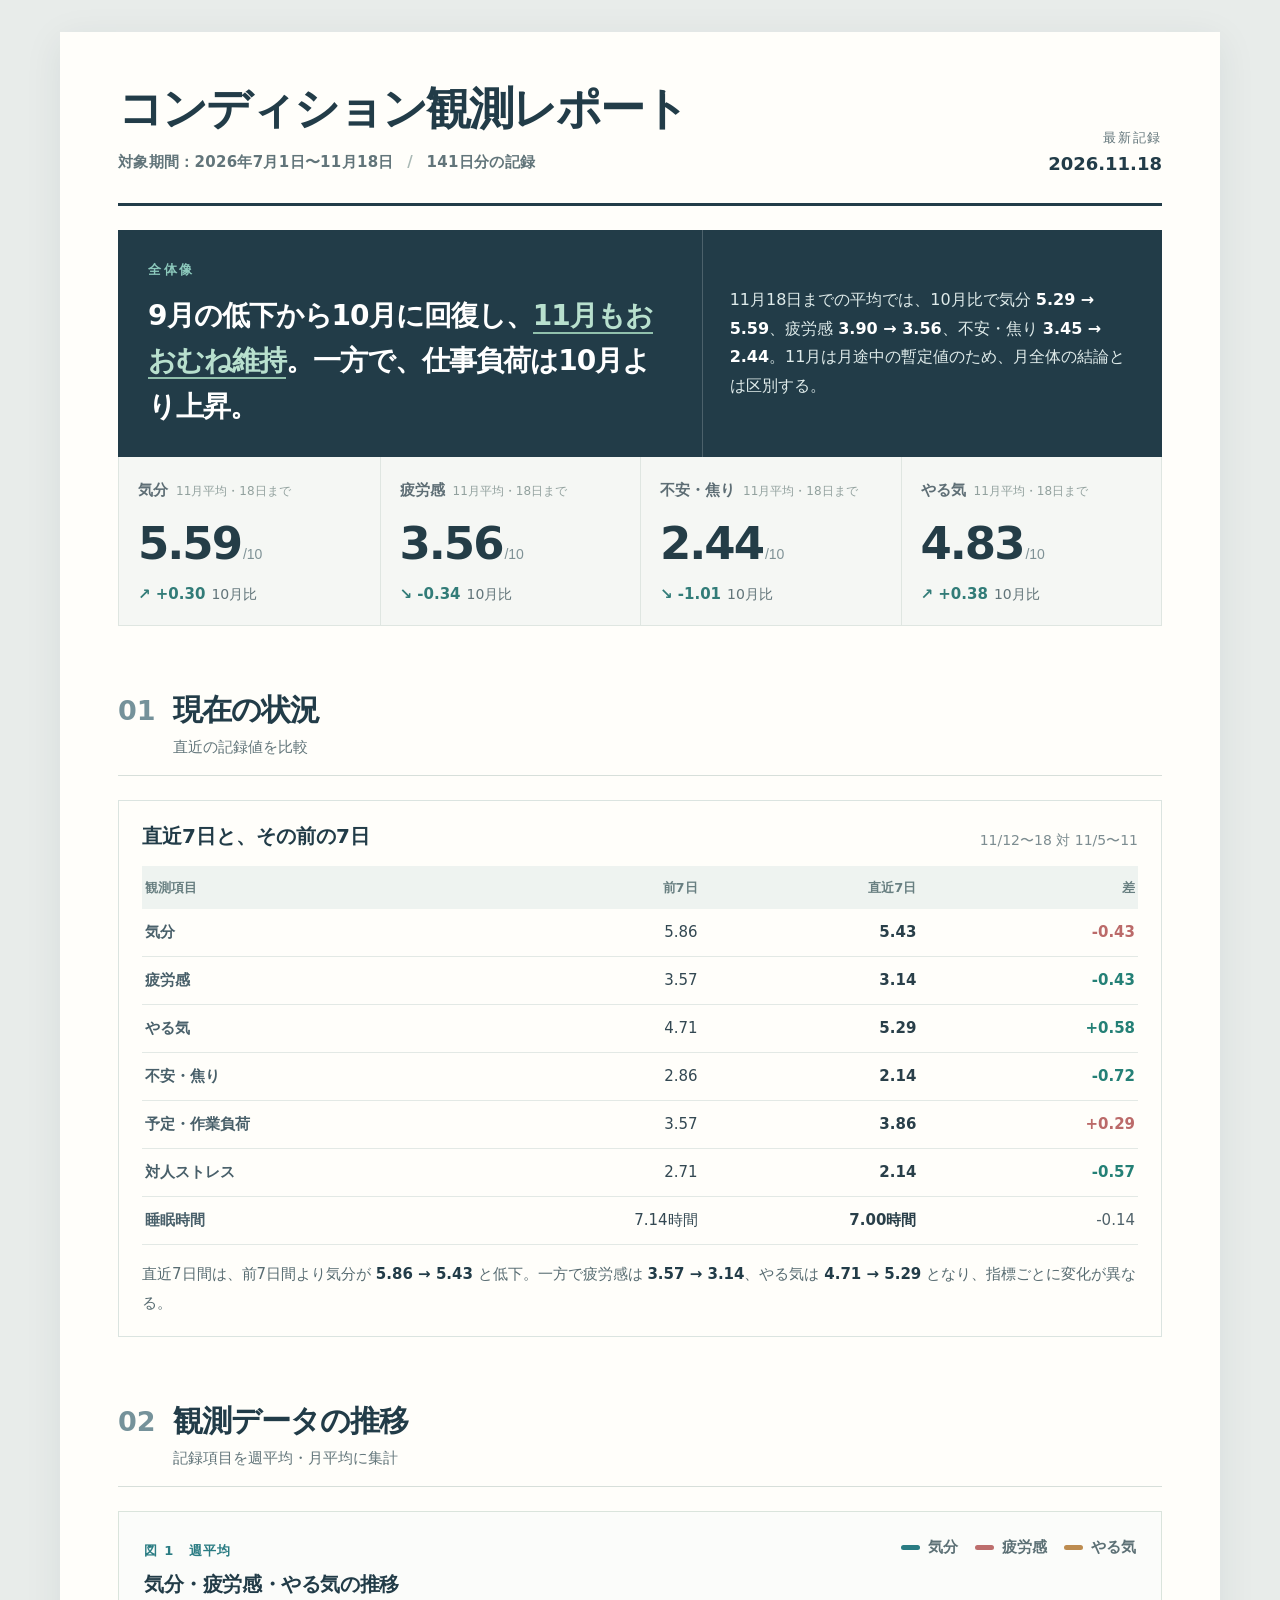
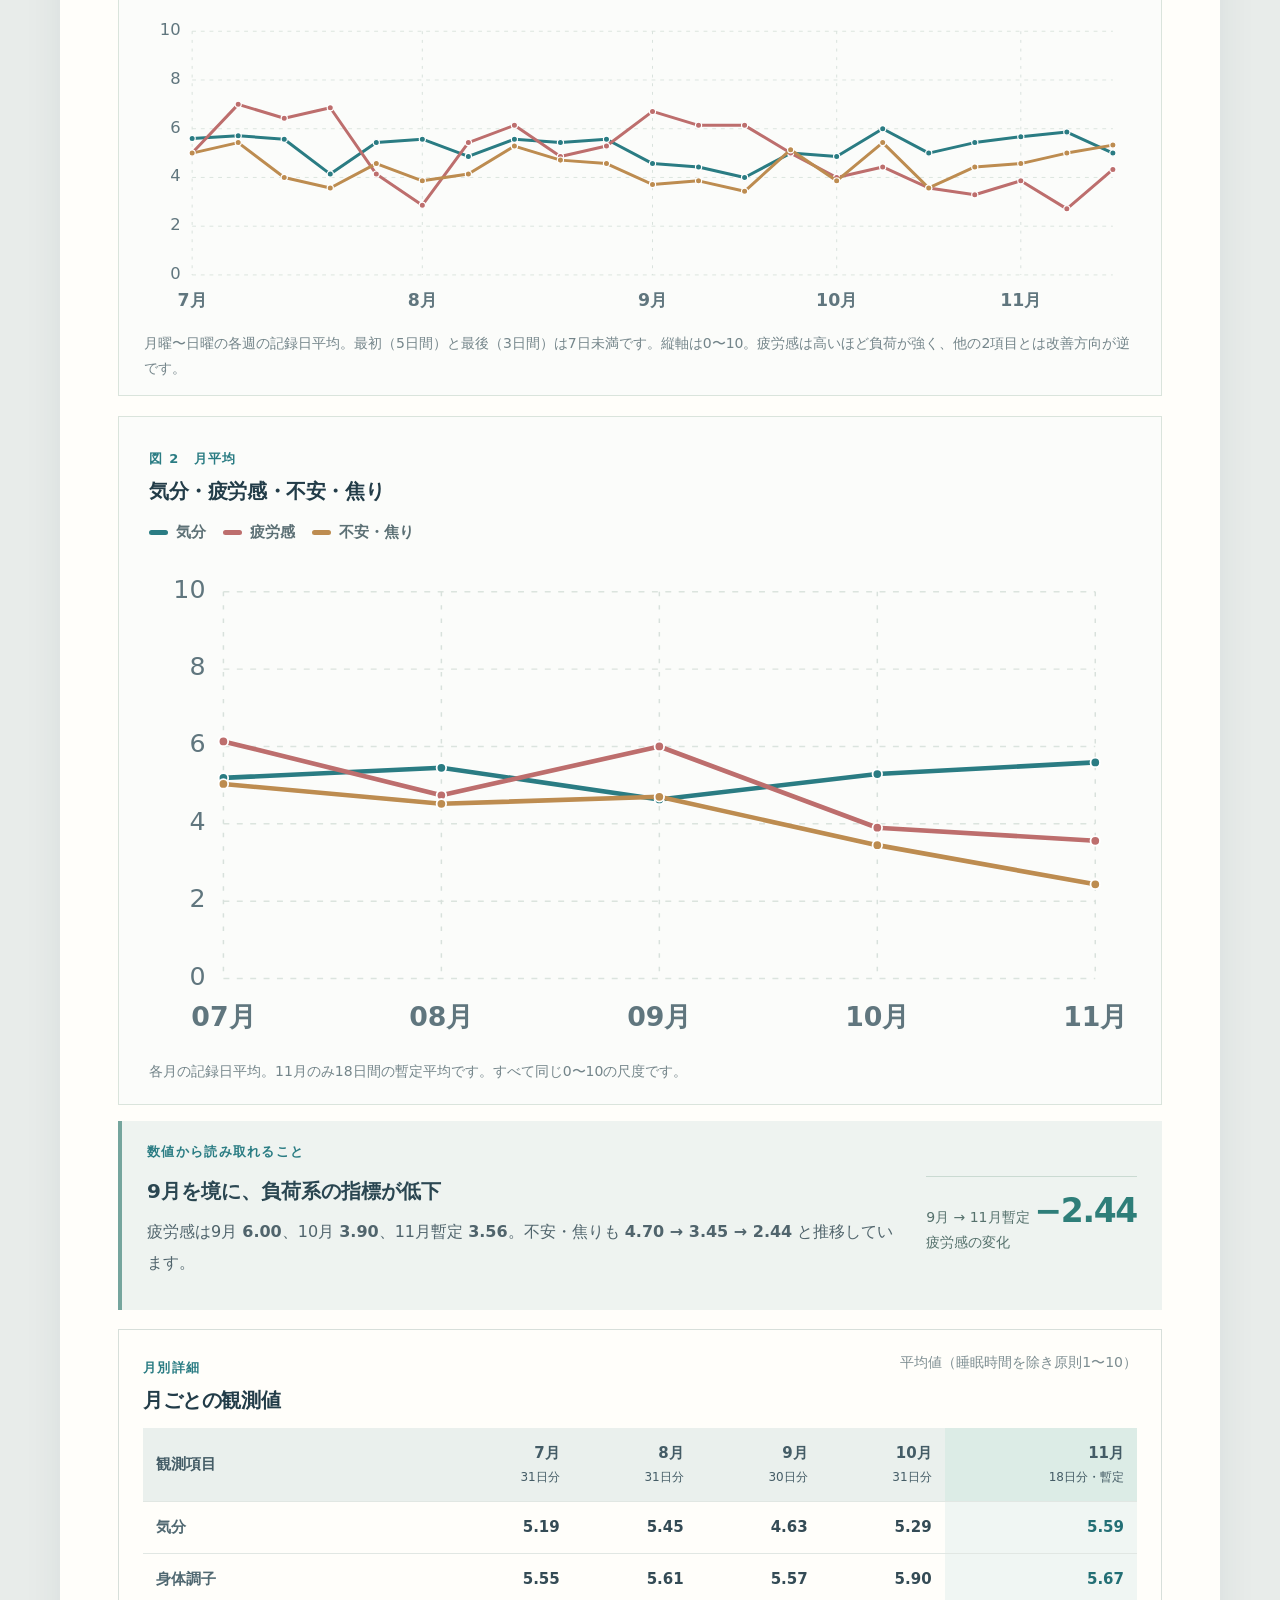
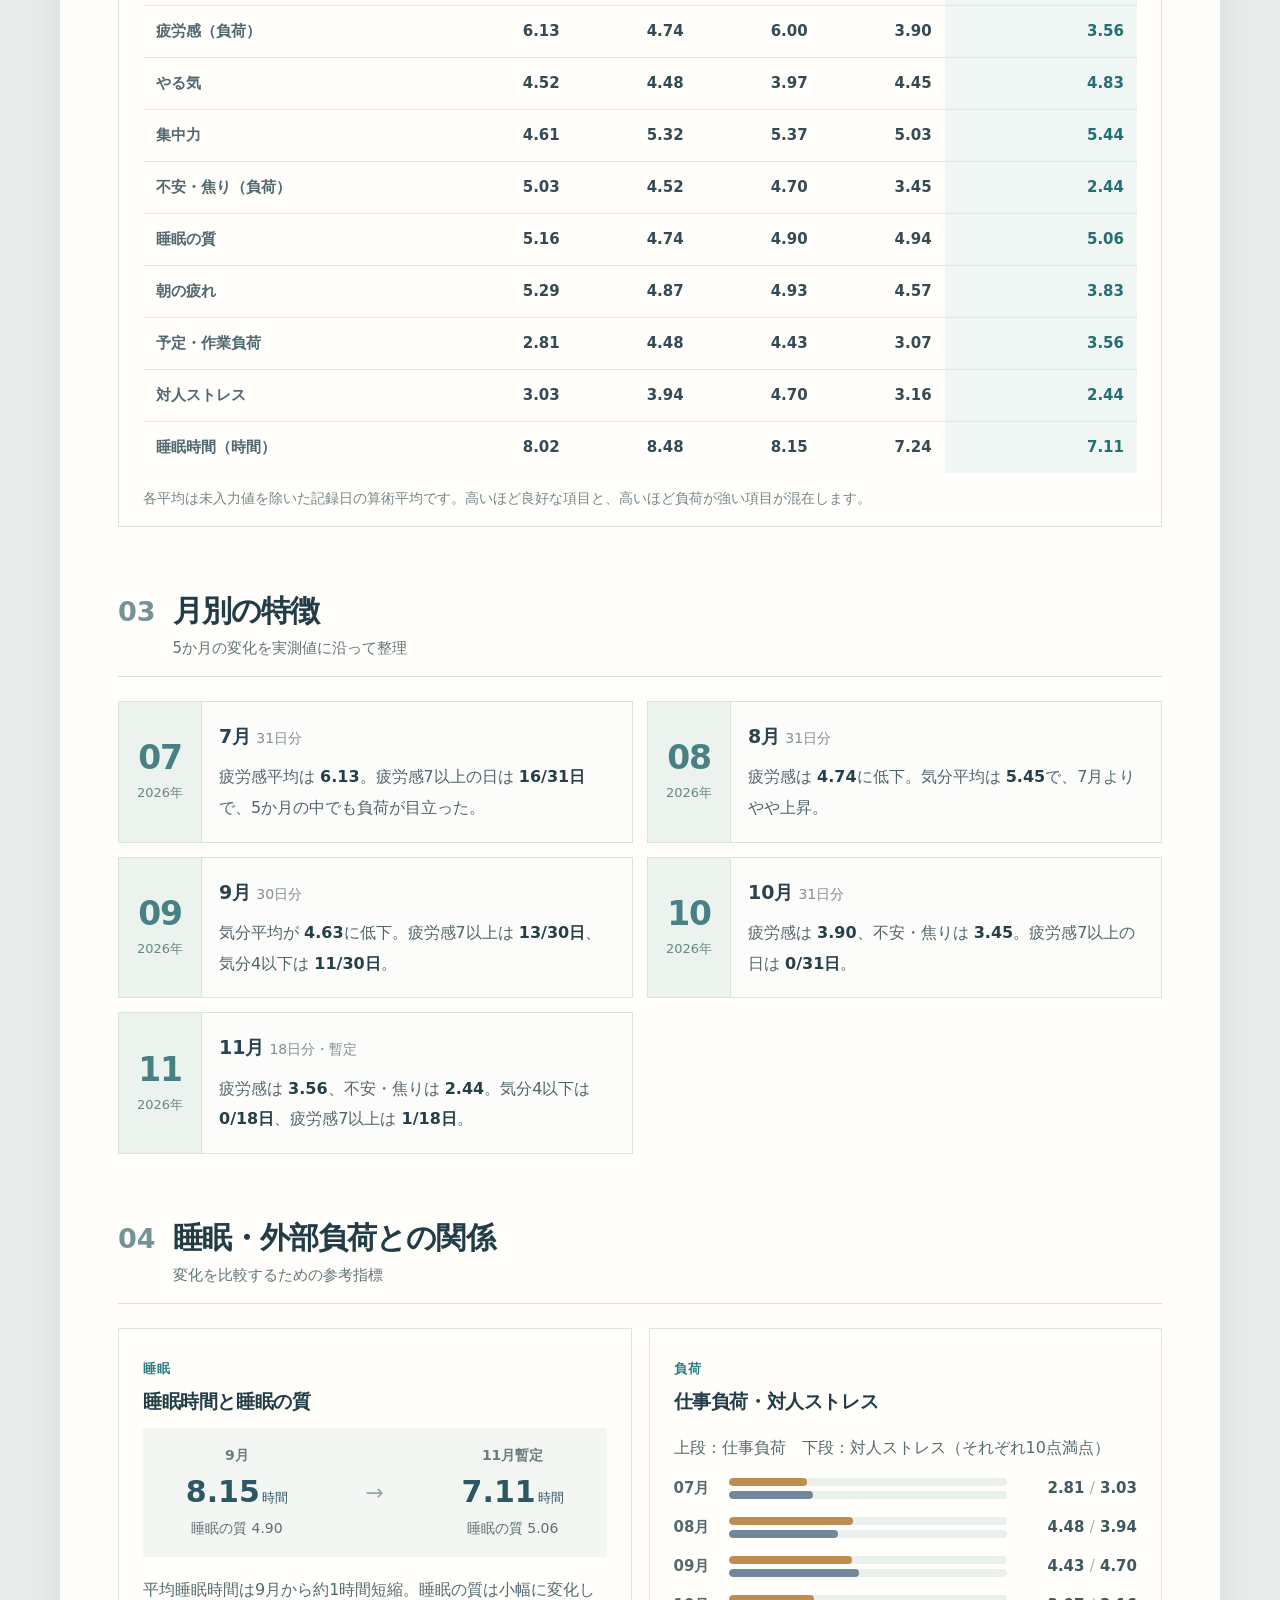
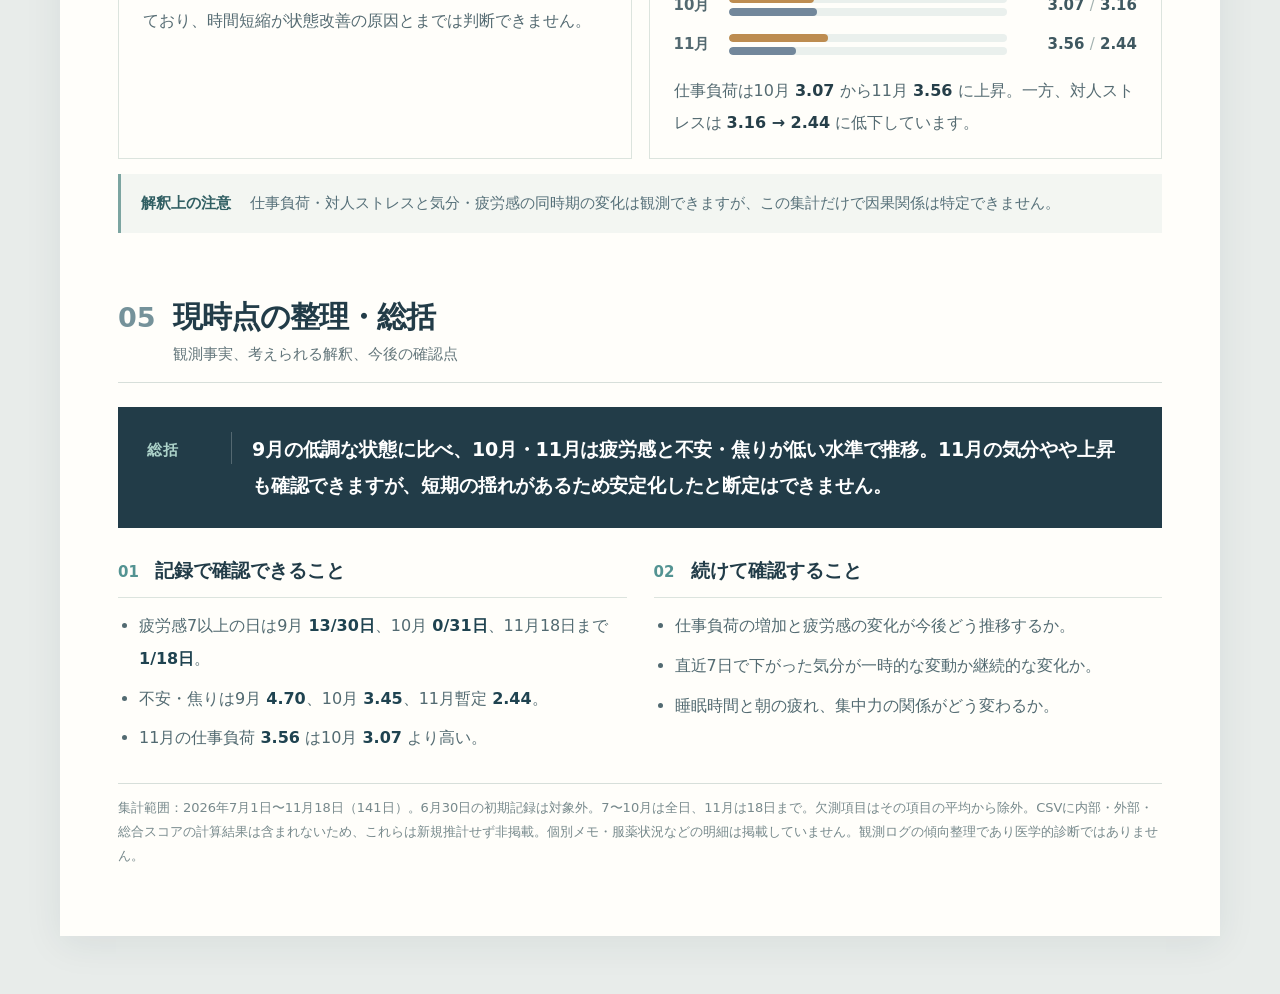
<file: report/index.html>
<!doctype html>
<html lang="ja"><head><meta charset="utf-8"><meta name="viewport" content="width=device-width, initial-scale=1"><meta name="color-scheme" content="light"><meta name="theme-color" content="#eaece9">
<meta name="description" content="2026年7月1日から11月18日まで、141日分のコンディション観測データを集計したレポート。">
<title>コンディション観測レポート｜2026年7〜11月</title><link rel="stylesheet" href="./assets/report.css">
<style>.report-notice{font-size:12px;color:#657b80;margin:14px 0 0}.legend-note{font-size:11px;color:#62757a;margin:5px 0}.data-table thead th:last-child{background:#dcece6}.comparison-table .compare-row{grid-template-columns:minmax(0,1.3fr) repeat(3,minmax(0,.82fr))}.report-refresh{color:#6a7d82;font-size:11px;margin:0 0 9px}.month-notes{grid-template-columns:repeat(2,minmax(0,1fr))}@media(max-width:570px){.month-notes{grid-template-columns:1fr}.current-reading{overflow-x:auto}.comparison-table{min-width:405px}.kpi-label{font-size:11px}}</style>
</head><body><main class="paper" aria-label="コンディション観測レポート">
<header class="report-title"><div><h1>コンディション観測レポート</h1><p class="report-range">対象期間：2026年7月1日〜11月18日 <span class="separator">/</span> 141日分の記録</p></div><div class="report-date"><span>最新記録</span><strong>2026.11.18</strong></div></header>
<div class="executive"><div class="executive-statement"><span class="eyebrow">全体像</span><p>9月の低下から10月に回復し、<em>11月もおおむね維持</em>。一方で、仕事負荷は10月より上昇。</p></div><div class="executive-description"><p>11月18日までの平均では、10月比で気分 <b>5.29 → 5.59</b>、疲労感 <b>3.90 → 3.56</b>、不安・焦り <b>3.45 → 2.44</b>。11月は月途中の暫定値のため、月全体の結論とは区別する。</p></div></div>
<div class="kpi-strip"><article class="kpi"><span class="kpi-label">気分<small>11月平均・18日まで</small></span><div class="kpi-main">5.59<span>/10</span></div><div class="kpi-delta"><b class="positive">↗ +0.30</b><span>10月比</span></div></article><article class="kpi"><span class="kpi-label">疲労感<small>11月平均・18日まで</small></span><div class="kpi-main">3.56<span>/10</span></div><div class="kpi-delta"><b class="positive">↘ -0.34</b><span>10月比</span></div></article><article class="kpi"><span class="kpi-label">不安・焦り<small>11月平均・18日まで</small></span><div class="kpi-main">2.44<span>/10</span></div><div class="kpi-delta"><b class="positive">↘ -1.01</b><span>10月比</span></div></article><article class="kpi"><span class="kpi-label">やる気<small>11月平均・18日まで</small></span><div class="kpi-main">4.83<span>/10</span></div><div class="kpi-delta"><b class="positive">↗ +0.38</b><span>10月比</span></div></article></div>
<section class="report-section" id="current"><div class="section-title"><span class="section-num">01</span><div><h2>現在の状況</h2><p>直近の記録値を比較</p></div></div>
<div class="current-grid" style="grid-template-columns:minmax(0,1fr)"><article class="current-reading"><div class="subhead"><h3>直近7日と、その前の7日</h3><span class="micro-caption">11/12〜18 対 11/5〜11</span></div>
<div class="comparison-table"><div class="compare-head"><span>観測項目</span><span>前7日</span><span>直近7日</span><span>差</span></div><div class="compare-row"><span>気分</span><span>5.86</span><strong>5.43</strong><em class="lower">-0.43</em></div><div class="compare-row"><span>疲労感</span><span>3.57</span><strong>3.14</strong><em class="higher">-0.43</em></div><div class="compare-row"><span>やる気</span><span>4.71</span><strong>5.29</strong><em class="higher">+0.58</em></div><div class="compare-row"><span>不安・焦り</span><span>2.86</span><strong>2.14</strong><em class="higher">-0.72</em></div><div class="compare-row"><span>予定・作業負荷</span><span>3.57</span><strong>3.86</strong><em class="lower">+0.29</em></div><div class="compare-row"><span>対人ストレス</span><span>2.71</span><strong>2.14</strong><em class="higher">-0.57</em></div><div class="compare-row"><span>睡眠時間</span><span>7.14時間</span><strong>7.00時間</strong><em class="">-0.14</em></div></div>
<p class="observation-fact">直近7日間は、前7日間より気分が <strong>5.86 → 5.43</strong> と低下。一方で疲労感は <strong>3.57 → 3.14</strong>、やる気は <strong>4.71 → 5.29</strong> となり、指標ごとに変化が異なる。</p></article>
</div></section>
<section class="report-section" id="trends"><div class="section-title"><span class="section-num">02</span><div><h2>観測データの推移</h2><p>記録項目を週平均・月平均に集計</p></div></div>
<div class="figure-panel wide"><div class="figure-head"><div><span class="figure-kicker">図 1　週平均</span><h3>気分・疲労感・やる気の推移</h3></div><div class="legend"><span class="legend-item"><i style="--dot:#2a7c83"></i>気分</span><span class="legend-item"><i style="--dot:#bd6e6d"></i>疲労感</span><span class="legend-item"><i style="--dot:#bd8c50"></i>やる気</span></div></div><div class="graph-scroller"><svg class="line-svg" role="img" aria-label="7月から11月18日までの週平均。気分・疲労感・やる気を0から10の同一軸で比較。" viewBox="0 0 1030 318" xmlns="http://www.w3.org/2000/svg"><line class="graph-grid" x1="50" y1="273.0" x2="1006" y2="273.0"/><text class="graph-label" text-anchor="end" x="38" y="277.0">0</text><line class="graph-grid" x1="50" y1="222.4" x2="1006" y2="222.4"/><text class="graph-label" text-anchor="end" x="38" y="226.4">2</text><line class="graph-grid" x1="50" y1="171.8" x2="1006" y2="171.8"/><text class="graph-label" text-anchor="end" x="38" y="175.8">4</text><line class="graph-grid" x1="50" y1="121.2" x2="1006" y2="121.2"/><text class="graph-label" text-anchor="end" x="38" y="125.2">6</text><line class="graph-grid" x1="50" y1="70.6" x2="1006" y2="70.6"/><text class="graph-label" text-anchor="end" x="38" y="74.6">8</text><line class="graph-grid" x1="50" y1="20.0" x2="1006" y2="20.0"/><text class="graph-label" text-anchor="end" x="38" y="24.0">10</text><line class="graph-vertical" x1="50.0" x2="50.0" y1="20" y2="273"/><text class="graph-month" text-anchor="middle" x="50.0" y="305">7月</text><line class="graph-vertical" x1="289.0" x2="289.0" y1="20" y2="273"/><text class="graph-month" text-anchor="middle" x="289.0" y="305">8月</text><line class="graph-vertical" x1="528.0" x2="528.0" y1="20" y2="273"/><text class="graph-month" text-anchor="middle" x="528.0" y="305">9月</text><line class="graph-vertical" x1="719.2" x2="719.2" y1="20" y2="273"/><text class="graph-month" text-anchor="middle" x="719.2" y="305">10月</text><line class="graph-vertical" x1="910.4" x2="910.4" y1="20" y2="273"/><text class="graph-month" text-anchor="middle" x="910.4" y="305">11月</text><polyline fill="none" points="50.0,131.3 97.8,128.5 145.6,132.1 193.4,168.3 241.2,135.6 289.0,132.1 336.8,150.0 384.6,132.1 432.4,135.6 480.2,132.1 528.0,157.4 575.8,160.9 623.6,171.8 671.4,146.5 719.2,150.0 767.0,121.2 814.8,146.5 862.6,135.6 910.4,129.5 958.2,124.7 1006.0,146.5" stroke="#2a7c83" stroke-linejoin="round" stroke-linecap="round" stroke-width="3.1"/><circle cx="50.0" cy="131.3" r="3.2" fill="#2a7c83" stroke="#fff" stroke-width="1.2"><title>07/01–07/05: 5.60</title></circle><circle cx="97.8" cy="128.5" r="3.2" fill="#2a7c83" stroke="#fff" stroke-width="1.2"><title>07/06–07/12: 5.71</title></circle><circle cx="145.6" cy="132.1" r="3.2" fill="#2a7c83" stroke="#fff" stroke-width="1.2"><title>07/13–07/19: 5.57</title></circle><circle cx="193.4" cy="168.3" r="3.2" fill="#2a7c83" stroke="#fff" stroke-width="1.2"><title>07/20–07/26: 4.14</title></circle><circle cx="241.2" cy="135.6" r="3.2" fill="#2a7c83" stroke="#fff" stroke-width="1.2"><title>07/27–08/02: 5.43</title></circle><circle cx="289.0" cy="132.1" r="3.2" fill="#2a7c83" stroke="#fff" stroke-width="1.2"><title>08/03–08/09: 5.57</title></circle><circle cx="336.8" cy="150.0" r="3.2" fill="#2a7c83" stroke="#fff" stroke-width="1.2"><title>08/10–08/16: 4.86</title></circle><circle cx="384.6" cy="132.1" r="3.2" fill="#2a7c83" stroke="#fff" stroke-width="1.2"><title>08/17–08/23: 5.57</title></circle><circle cx="432.4" cy="135.6" r="3.2" fill="#2a7c83" stroke="#fff" stroke-width="1.2"><title>08/24–08/30: 5.43</title></circle><circle cx="480.2" cy="132.1" r="3.2" fill="#2a7c83" stroke="#fff" stroke-width="1.2"><title>08/31–09/06: 5.57</title></circle><circle cx="528.0" cy="157.4" r="3.2" fill="#2a7c83" stroke="#fff" stroke-width="1.2"><title>09/07–09/13: 4.57</title></circle><circle cx="575.8" cy="160.9" r="3.2" fill="#2a7c83" stroke="#fff" stroke-width="1.2"><title>09/14–09/20: 4.43</title></circle><circle cx="623.6" cy="171.8" r="3.2" fill="#2a7c83" stroke="#fff" stroke-width="1.2"><title>09/21–09/27: 4.00</title></circle><circle cx="671.4" cy="146.5" r="3.2" fill="#2a7c83" stroke="#fff" stroke-width="1.2"><title>09/28–10/04: 5.00</title></circle><circle cx="719.2" cy="150.0" r="3.2" fill="#2a7c83" stroke="#fff" stroke-width="1.2"><title>10/05–10/11: 4.86</title></circle><circle cx="767.0" cy="121.2" r="3.2" fill="#2a7c83" stroke="#fff" stroke-width="1.2"><title>10/12–10/18: 6.00</title></circle><circle cx="814.8" cy="146.5" r="3.2" fill="#2a7c83" stroke="#fff" stroke-width="1.2"><title>10/19–10/25: 5.00</title></circle><circle cx="862.6" cy="135.6" r="3.2" fill="#2a7c83" stroke="#fff" stroke-width="1.2"><title>10/26–11/01: 5.43</title></circle><circle cx="910.4" cy="129.5" r="3.2" fill="#2a7c83" stroke="#fff" stroke-width="1.2"><title>11/02–11/08: 5.67</title></circle><circle cx="958.2" cy="124.7" r="3.2" fill="#2a7c83" stroke="#fff" stroke-width="1.2"><title>11/09–11/15: 5.86</title></circle><circle cx="1006.0" cy="146.5" r="3.2" fill="#2a7c83" stroke="#fff" stroke-width="1.2"><title>11/16–11/18: 5.00</title></circle><polyline fill="none" points="50.0,146.5 97.8,95.9 145.6,110.3 193.4,99.4 241.2,168.3 289.0,200.6 336.8,135.6 384.6,117.7 432.4,150.0 480.2,139.2 528.0,103.2 575.8,117.7 623.6,117.7 671.4,146.5 719.2,171.8 767.0,160.9 814.8,182.7 862.6,189.8 910.4,175.3 958.2,204.4 1006.0,163.5" stroke="#bd6e6d" stroke-linejoin="round" stroke-linecap="round" stroke-width="3.1"/><circle cx="50.0" cy="146.5" r="3.2" fill="#bd6e6d" stroke="#fff" stroke-width="1.2"><title>07/01–07/05: 5.00</title></circle><circle cx="97.8" cy="95.9" r="3.2" fill="#bd6e6d" stroke="#fff" stroke-width="1.2"><title>07/06–07/12: 7.00</title></circle><circle cx="145.6" cy="110.3" r="3.2" fill="#bd6e6d" stroke="#fff" stroke-width="1.2"><title>07/13–07/19: 6.43</title></circle><circle cx="193.4" cy="99.4" r="3.2" fill="#bd6e6d" stroke="#fff" stroke-width="1.2"><title>07/20–07/26: 6.86</title></circle><circle cx="241.2" cy="168.3" r="3.2" fill="#bd6e6d" stroke="#fff" stroke-width="1.2"><title>07/27–08/02: 4.14</title></circle><circle cx="289.0" cy="200.6" r="3.2" fill="#bd6e6d" stroke="#fff" stroke-width="1.2"><title>08/03–08/09: 2.86</title></circle><circle cx="336.8" cy="135.6" r="3.2" fill="#bd6e6d" stroke="#fff" stroke-width="1.2"><title>08/10–08/16: 5.43</title></circle><circle cx="384.6" cy="117.7" r="3.2" fill="#bd6e6d" stroke="#fff" stroke-width="1.2"><title>08/17–08/23: 6.14</title></circle><circle cx="432.4" cy="150.0" r="3.2" fill="#bd6e6d" stroke="#fff" stroke-width="1.2"><title>08/24–08/30: 4.86</title></circle><circle cx="480.2" cy="139.2" r="3.2" fill="#bd6e6d" stroke="#fff" stroke-width="1.2"><title>08/31–09/06: 5.29</title></circle><circle cx="528.0" cy="103.2" r="3.2" fill="#bd6e6d" stroke="#fff" stroke-width="1.2"><title>09/07–09/13: 6.71</title></circle><circle cx="575.8" cy="117.7" r="3.2" fill="#bd6e6d" stroke="#fff" stroke-width="1.2"><title>09/14–09/20: 6.14</title></circle><circle cx="623.6" cy="117.7" r="3.2" fill="#bd6e6d" stroke="#fff" stroke-width="1.2"><title>09/21–09/27: 6.14</title></circle><circle cx="671.4" cy="146.5" r="3.2" fill="#bd6e6d" stroke="#fff" stroke-width="1.2"><title>09/28–10/04: 5.00</title></circle><circle cx="719.2" cy="171.8" r="3.2" fill="#bd6e6d" stroke="#fff" stroke-width="1.2"><title>10/05–10/11: 4.00</title></circle><circle cx="767.0" cy="160.9" r="3.2" fill="#bd6e6d" stroke="#fff" stroke-width="1.2"><title>10/12–10/18: 4.43</title></circle><circle cx="814.8" cy="182.7" r="3.2" fill="#bd6e6d" stroke="#fff" stroke-width="1.2"><title>10/19–10/25: 3.57</title></circle><circle cx="862.6" cy="189.8" r="3.2" fill="#bd6e6d" stroke="#fff" stroke-width="1.2"><title>10/26–11/01: 3.29</title></circle><circle cx="910.4" cy="175.3" r="3.2" fill="#bd6e6d" stroke="#fff" stroke-width="1.2"><title>11/02–11/08: 3.86</title></circle><circle cx="958.2" cy="204.4" r="3.2" fill="#bd6e6d" stroke="#fff" stroke-width="1.2"><title>11/09–11/15: 2.71</title></circle><circle cx="1006.0" cy="163.5" r="3.2" fill="#bd6e6d" stroke="#fff" stroke-width="1.2"><title>11/16–11/18: 4.33</title></circle><polyline fill="none" points="50.0,146.5 97.8,135.6 145.6,171.8 193.4,182.7 241.2,157.4 289.0,175.3 336.8,168.3 384.6,139.2 432.4,153.8 480.2,157.4 528.0,179.1 575.8,175.3 623.6,186.2 671.4,143.0 719.2,175.3 767.0,135.6 814.8,182.7 862.6,160.9 910.4,157.4 958.2,146.5 1006.0,138.2" stroke="#bd8c50" stroke-linejoin="round" stroke-linecap="round" stroke-width="3.1"/><circle cx="50.0" cy="146.5" r="3.2" fill="#bd8c50" stroke="#fff" stroke-width="1.2"><title>07/01–07/05: 5.00</title></circle><circle cx="97.8" cy="135.6" r="3.2" fill="#bd8c50" stroke="#fff" stroke-width="1.2"><title>07/06–07/12: 5.43</title></circle><circle cx="145.6" cy="171.8" r="3.2" fill="#bd8c50" stroke="#fff" stroke-width="1.2"><title>07/13–07/19: 4.00</title></circle><circle cx="193.4" cy="182.7" r="3.2" fill="#bd8c50" stroke="#fff" stroke-width="1.2"><title>07/20–07/26: 3.57</title></circle><circle cx="241.2" cy="157.4" r="3.2" fill="#bd8c50" stroke="#fff" stroke-width="1.2"><title>07/27–08/02: 4.57</title></circle><circle cx="289.0" cy="175.3" r="3.2" fill="#bd8c50" stroke="#fff" stroke-width="1.2"><title>08/03–08/09: 3.86</title></circle><circle cx="336.8" cy="168.3" r="3.2" fill="#bd8c50" stroke="#fff" stroke-width="1.2"><title>08/10–08/16: 4.14</title></circle><circle cx="384.6" cy="139.2" r="3.2" fill="#bd8c50" stroke="#fff" stroke-width="1.2"><title>08/17–08/23: 5.29</title></circle><circle cx="432.4" cy="153.8" r="3.2" fill="#bd8c50" stroke="#fff" stroke-width="1.2"><title>08/24–08/30: 4.71</title></circle><circle cx="480.2" cy="157.4" r="3.2" fill="#bd8c50" stroke="#fff" stroke-width="1.2"><title>08/31–09/06: 4.57</title></circle><circle cx="528.0" cy="179.1" r="3.2" fill="#bd8c50" stroke="#fff" stroke-width="1.2"><title>09/07–09/13: 3.71</title></circle><circle cx="575.8" cy="175.3" r="3.2" fill="#bd8c50" stroke="#fff" stroke-width="1.2"><title>09/14–09/20: 3.86</title></circle><circle cx="623.6" cy="186.2" r="3.2" fill="#bd8c50" stroke="#fff" stroke-width="1.2"><title>09/21–09/27: 3.43</title></circle><circle cx="671.4" cy="143.0" r="3.2" fill="#bd8c50" stroke="#fff" stroke-width="1.2"><title>09/28–10/04: 5.14</title></circle><circle cx="719.2" cy="175.3" r="3.2" fill="#bd8c50" stroke="#fff" stroke-width="1.2"><title>10/05–10/11: 3.86</title></circle><circle cx="767.0" cy="135.6" r="3.2" fill="#bd8c50" stroke="#fff" stroke-width="1.2"><title>10/12–10/18: 5.43</title></circle><circle cx="814.8" cy="182.7" r="3.2" fill="#bd8c50" stroke="#fff" stroke-width="1.2"><title>10/19–10/25: 3.57</title></circle><circle cx="862.6" cy="160.9" r="3.2" fill="#bd8c50" stroke="#fff" stroke-width="1.2"><title>10/26–11/01: 4.43</title></circle><circle cx="910.4" cy="157.4" r="3.2" fill="#bd8c50" stroke="#fff" stroke-width="1.2"><title>11/02–11/08: 4.57</title></circle><circle cx="958.2" cy="146.5" r="3.2" fill="#bd8c50" stroke="#fff" stroke-width="1.2"><title>11/09–11/15: 5.00</title></circle><circle cx="1006.0" cy="138.2" r="3.2" fill="#bd8c50" stroke="#fff" stroke-width="1.2"><title>11/16–11/18: 5.33</title></circle></svg></div><p class="fig-note">月曜〜日曜の各週の記録日平均。最初（5日間）と最後（3日間）は7日未満です。縦軸は0〜10。疲労感は高いほど負荷が強く、他の2項目とは改善方向が逆です。</p></div>
<div class="score-and-note"><article class="figure-panel"><div class="figure-head"><div><span class="figure-kicker">図 2　月平均</span><h3>気分・疲労感・不安・焦り</h3></div></div><div class="legend"><span class="legend-item"><i style="--dot:#2a7c83"></i>気分</span><span class="legend-item"><i style="--dot:#bd6e6d"></i>疲労感</span><span class="legend-item"><i style="--dot:#bd8c50"></i>不安・焦り</span></div><div class="graph-scroller"><svg class="line-svg" role="img" aria-label="7月から11月の月平均。気分・疲労感・不安焦りの推移。11月は18日までの暫定値。" viewBox="0 0 660 325" xmlns="http://www.w3.org/2000/svg"><line class="graph-grid" x1="50" y1="280.0" x2="636" y2="280.0"/><text class="graph-label" text-anchor="end" x="38" y="284.0">0</text><line class="graph-grid" x1="50" y1="228.0" x2="636" y2="228.0"/><text class="graph-label" text-anchor="end" x="38" y="232.0">2</text><line class="graph-grid" x1="50" y1="176.0" x2="636" y2="176.0"/><text class="graph-label" text-anchor="end" x="38" y="180.0">4</text><line class="graph-grid" x1="50" y1="124.0" x2="636" y2="124.0"/><text class="graph-label" text-anchor="end" x="38" y="128.0">6</text><line class="graph-grid" x1="50" y1="72.0" x2="636" y2="72.0"/><text class="graph-label" text-anchor="end" x="38" y="76.0">8</text><line class="graph-grid" x1="50" y1="20.0" x2="636" y2="20.0"/><text class="graph-label" text-anchor="end" x="38" y="24.0">10</text><line class="graph-vertical" x1="50.0" x2="50.0" y1="20" y2="280"/><text class="graph-month" text-anchor="middle" x="50.0" y="312">07月</text><line class="graph-vertical" x1="196.5" x2="196.5" y1="20" y2="280"/><text class="graph-month" text-anchor="middle" x="196.5" y="312">08月</text><line class="graph-vertical" x1="343.0" x2="343.0" y1="20" y2="280"/><text class="graph-month" text-anchor="middle" x="343.0" y="312">09月</text><line class="graph-vertical" x1="489.5" x2="489.5" y1="20" y2="280"/><text class="graph-month" text-anchor="middle" x="489.5" y="312">10月</text><line class="graph-vertical" x1="636.0" x2="636.0" y1="20" y2="280"/><text class="graph-month" text-anchor="middle" x="636.0" y="312">11月</text><polyline fill="none" points="50.0,145.1 196.5,138.3 343.0,159.6 489.5,142.5 636.0,134.7" stroke="#2a7c83" stroke-linejoin="round" stroke-linecap="round" stroke-width="3.1"/><circle cx="50.0" cy="145.1" r="3.2" fill="#2a7c83" stroke="#fff" stroke-width="1.2"><title>07月: 5.19</title></circle><circle cx="196.5" cy="138.3" r="3.2" fill="#2a7c83" stroke="#fff" stroke-width="1.2"><title>08月: 5.45</title></circle><circle cx="343.0" cy="159.6" r="3.2" fill="#2a7c83" stroke="#fff" stroke-width="1.2"><title>09月: 4.63</title></circle><circle cx="489.5" cy="142.5" r="3.2" fill="#2a7c83" stroke="#fff" stroke-width="1.2"><title>10月: 5.29</title></circle><circle cx="636.0" cy="134.7" r="3.2" fill="#2a7c83" stroke="#fff" stroke-width="1.2"><title>11月: 5.59</title></circle><polyline fill="none" points="50.0,120.6 196.5,156.8 343.0,124.0 489.5,178.6 636.0,187.4" stroke="#bd6e6d" stroke-linejoin="round" stroke-linecap="round" stroke-width="3.1"/><circle cx="50.0" cy="120.6" r="3.2" fill="#bd6e6d" stroke="#fff" stroke-width="1.2"><title>07月: 6.13</title></circle><circle cx="196.5" cy="156.8" r="3.2" fill="#bd6e6d" stroke="#fff" stroke-width="1.2"><title>08月: 4.74</title></circle><circle cx="343.0" cy="124.0" r="3.2" fill="#bd6e6d" stroke="#fff" stroke-width="1.2"><title>09月: 6.00</title></circle><circle cx="489.5" cy="178.6" r="3.2" fill="#bd6e6d" stroke="#fff" stroke-width="1.2"><title>10月: 3.90</title></circle><circle cx="636.0" cy="187.4" r="3.2" fill="#bd6e6d" stroke="#fff" stroke-width="1.2"><title>11月: 3.56</title></circle><polyline fill="none" points="50.0,149.2 196.5,162.5 343.0,157.8 489.5,190.3 636.0,216.6" stroke="#bd8c50" stroke-linejoin="round" stroke-linecap="round" stroke-width="3.1"/><circle cx="50.0" cy="149.2" r="3.2" fill="#bd8c50" stroke="#fff" stroke-width="1.2"><title>07月: 5.03</title></circle><circle cx="196.5" cy="162.5" r="3.2" fill="#bd8c50" stroke="#fff" stroke-width="1.2"><title>08月: 4.52</title></circle><circle cx="343.0" cy="157.8" r="3.2" fill="#bd8c50" stroke="#fff" stroke-width="1.2"><title>09月: 4.70</title></circle><circle cx="489.5" cy="190.3" r="3.2" fill="#bd8c50" stroke="#fff" stroke-width="1.2"><title>10月: 3.45</title></circle><circle cx="636.0" cy="216.6" r="3.2" fill="#bd8c50" stroke="#fff" stroke-width="1.2"><title>11月: 2.44</title></circle></svg></div><p class="fig-note">各月の記録日平均。11月のみ18日間の暫定平均です。すべて同じ0〜10の尺度です。</p></article>
<aside class="figure-comment"><span class="figure-kicker">数値から読み取れること</span><h3>9月を境に、負荷系の指標が低下</h3><p>疲労感は9月 <b>6.00</b>、10月 <b>3.90</b>、11月暫定 <b>3.56</b>。不安・焦りも <b>4.70 → 3.45 → 2.44</b> と推移しています。</p><div class="comment-number"><span>9月 → 11月暫定<br>疲労感の変化</span><strong>−2.44</strong></div></aside></div>
<div class="table-report"><div class="figure-head"><div><span class="figure-kicker">月別詳細</span><h3>月ごとの観測値</h3></div><span class="micro-caption">平均値（睡眠時間を除き原則1〜10）</span></div>
<div class="data-table-wrap"><table class="data-table"><thead><tr><th scope="col">観測項目</th><th scope="col">7月<small>31日分</small></th><th scope="col">8月<small>31日分</small></th><th scope="col">9月<small>30日分</small></th><th scope="col">10月<small>31日分</small></th><th scope="col">11月<small>18日分・暫定</small></th></tr></thead><tbody><tr><th scope="row">気分</th><td class="">5.19</td><td class="">5.45</td><td class="">4.63</td><td class="">5.29</td><td class="latest-value">5.59</td></tr><tr><th scope="row">身体調子</th><td class="">5.55</td><td class="">5.61</td><td class="">5.57</td><td class="">5.90</td><td class="latest-value">5.67</td></tr><tr><th scope="row">疲労感（負荷）</th><td class="">6.13</td><td class="">4.74</td><td class="">6.00</td><td class="">3.90</td><td class="latest-value">3.56</td></tr><tr><th scope="row">やる気</th><td class="">4.52</td><td class="">4.48</td><td class="">3.97</td><td class="">4.45</td><td class="latest-value">4.83</td></tr><tr><th scope="row">集中力</th><td class="">4.61</td><td class="">5.32</td><td class="">5.37</td><td class="">5.03</td><td class="latest-value">5.44</td></tr><tr><th scope="row">不安・焦り（負荷）</th><td class="">5.03</td><td class="">4.52</td><td class="">4.70</td><td class="">3.45</td><td class="latest-value">2.44</td></tr><tr><th scope="row">睡眠の質</th><td class="">5.16</td><td class="">4.74</td><td class="">4.90</td><td class="">4.94</td><td class="latest-value">5.06</td></tr><tr><th scope="row">朝の疲れ</th><td class="">5.29</td><td class="">4.87</td><td class="">4.93</td><td class="">4.57</td><td class="latest-value">3.83</td></tr><tr><th scope="row">予定・作業負荷</th><td class="">2.81</td><td class="">4.48</td><td class="">4.43</td><td class="">3.07</td><td class="latest-value">3.56</td></tr><tr><th scope="row">対人ストレス</th><td class="">3.03</td><td class="">3.94</td><td class="">4.70</td><td class="">3.16</td><td class="latest-value">2.44</td></tr><tr><th scope="row">睡眠時間（時間）</th><td class="">8.02</td><td class="">8.48</td><td class="">8.15</td><td class="">7.24</td><td class="latest-value">7.11</td></tr></tbody></table></div><p class="fig-note">各平均は未入力値を除いた記録日の算術平均です。高いほど良好な項目と、高いほど負荷が強い項目が混在します。</p></div></section>
<section class="report-section" id="months"><div class="section-title"><span class="section-num">03</span><div><h2>月別の特徴</h2><p>5か月の変化を実測値に沿って整理</p></div></div><div class="month-notes"><article class="month-note"><div class="month-flag"><strong>07</strong><span>2026年</span></div><div class="month-detail"><h3>7月<small>31日分</small></h3><p>疲労感平均は <b>6.13</b>。疲労感7以上の日は <b>16/31日</b>で、5か月の中でも負荷が目立った。</p></div></article><article class="month-note"><div class="month-flag"><strong>08</strong><span>2026年</span></div><div class="month-detail"><h3>8月<small>31日分</small></h3><p>疲労感は <b>4.74</b>に低下。気分平均は <b>5.45</b>で、7月よりやや上昇。</p></div></article><article class="month-note"><div class="month-flag"><strong>09</strong><span>2026年</span></div><div class="month-detail"><h3>9月<small>30日分</small></h3><p>気分平均が <b>4.63</b>に低下。疲労感7以上は <b>13/30日</b>、気分4以下は <b>11/30日</b>。</p></div></article><article class="month-note"><div class="month-flag"><strong>10</strong><span>2026年</span></div><div class="month-detail"><h3>10月<small>31日分</small></h3><p>疲労感は <b>3.90</b>、不安・焦りは <b>3.45</b>。疲労感7以上の日は <b>0/31日</b>。</p></div></article><article class="month-note"><div class="month-flag"><strong>11</strong><span>2026年</span></div><div class="month-detail"><h3>11月<small>18日分・暫定</small></h3><p>疲労感は <b>3.56</b>、不安・焦りは <b>2.44</b>。気分4以下は <b>0/18日</b>、疲労感7以上は <b>1/18日</b>。</p></div></article></div></section>
<section class="report-section" id="relations"><div class="section-title"><span class="section-num">04</span><div><h2>睡眠・外部負荷との関係</h2><p>変化を比較するための参考指標</p></div></div>
<div class="relate-grid"><article class="relation-panel"><div class="figure-head"><div><span class="figure-kicker">睡眠</span><h3>睡眠時間と睡眠の質</h3></div></div><div class="sleep-figure"><div class="sleep-label"><span>9月</span><strong>8.15<small>時間</small></strong><em>睡眠の質 4.90</em></div><span class="sleep-arrow">→</span><div class="sleep-label"><span>11月暫定</span><strong>7.11<small>時間</small></strong><em>睡眠の質 5.06</em></div></div><p>平均睡眠時間は9月から約1時間短縮。睡眠の質は小幅に変化しており、時間短縮が状態改善の原因とまでは判断できません。</p></article>
<article class="relation-panel"><div class="figure-head"><div><span class="figure-kicker">負荷</span><h3>仕事負荷・対人ストレス</h3></div></div><p class="legend-note">上段：仕事負荷　下段：対人ストレス（それぞれ10点満点）</p><div class="load-row"><span class="load-month">07月</span><div class="load-bars"><div class="load-track" title="仕事負荷 2.81"><span class="load-fill" style="width:28.1%"></span></div><div class="load-track" title="対人ストレス 3.03"><span class="load-fill people" style="width:30.3%"></span></div></div><div class="load-values">2.81 <span>/</span> 3.03</div></div><div class="load-row"><span class="load-month">08月</span><div class="load-bars"><div class="load-track" title="仕事負荷 4.48"><span class="load-fill" style="width:44.8%"></span></div><div class="load-track" title="対人ストレス 3.94"><span class="load-fill people" style="width:39.4%"></span></div></div><div class="load-values">4.48 <span>/</span> 3.94</div></div><div class="load-row"><span class="load-month">09月</span><div class="load-bars"><div class="load-track" title="仕事負荷 4.43"><span class="load-fill" style="width:44.3%"></span></div><div class="load-track" title="対人ストレス 4.70"><span class="load-fill people" style="width:47.0%"></span></div></div><div class="load-values">4.43 <span>/</span> 4.70</div></div><div class="load-row"><span class="load-month">10月</span><div class="load-bars"><div class="load-track" title="仕事負荷 3.07"><span class="load-fill" style="width:30.7%"></span></div><div class="load-track" title="対人ストレス 3.16"><span class="load-fill people" style="width:31.6%"></span></div></div><div class="load-values">3.07 <span>/</span> 3.16</div></div><div class="load-row"><span class="load-month">11月</span><div class="load-bars"><div class="load-track" title="仕事負荷 3.56"><span class="load-fill" style="width:35.6%"></span></div><div class="load-track" title="対人ストレス 2.44"><span class="load-fill people" style="width:24.4%"></span></div></div><div class="load-values">3.56 <span>/</span> 2.44</div></div><p>仕事負荷は10月 <strong>3.07</strong> から11月 <strong>3.56</strong> に上昇。一方、対人ストレスは <strong>3.16 → 2.44</strong> に低下しています。</p></article></div>
<div class="interpret-note"><strong>解釈上の注意</strong><p>仕事負荷・対人ストレスと気分・疲労感の同時期の変化は観測できますが、この集計だけで因果関係は特定できません。</p></div></section>
<section class="report-section" id="summary"><div class="section-title"><span class="section-num">05</span><div><h2>現時点の整理・総括</h2><p>観測事実、考えられる解釈、今後の確認点</p></div></div>
<div class="summary-lead"><span>総括</span><p>9月の低調な状態に比べ、10月・11月は疲労感と不安・焦りが低い水準で推移。11月の気分やや上昇も確認できますが、短期の揺れがあるため安定化したと断定はできません。</p></div>
<div class="summary-columns"><article><h3><span>01</span> 記録で確認できること</h3><ul><li>疲労感7以上の日は9月 <b>13/30日</b>、10月 <b>0/31日</b>、11月18日まで <b>1/18日</b>。</li><li>不安・焦りは9月 <b>4.70</b>、10月 <b>3.45</b>、11月暫定 <b>2.44</b>。</li><li>11月の仕事負荷 <b>3.56</b> は10月 <b>3.07</b> より高い。</li></ul></article><article><h3><span>02</span> 続けて確認すること</h3><ul><li>仕事負荷の増加と疲労感の変化が今後どう推移するか。</li><li>直近7日で下がった気分が一時的な変動か継続的な変化か。</li><li>睡眠時間と朝の疲れ、集中力の関係がどう変わるか。</li></ul></article></div></section>
<p class="data-footnote">集計範囲：2026年7月1日〜11月18日（141日）。6月30日の初期記録は対象外。7〜10月は全日、11月は18日まで。欠測項目はその項目の平均から除外。CSVに内部・外部・総合スコアの計算結果は含まれないため、これらは新規推計せず非掲載。個別メモ・服薬状況などの明細は掲載していません。観測ログの傾向整理であり医学的診断ではありません。</p>
</main></body></html>
</file>
<file: report/assets/report.css>
@charset "UTF-8";
:root{
  --canvas:#e8ecea;--paper:#fffefa;--ink:#20333c;--text:#334852;--muted:#62757a;
  --line:#d7dfda;--light:#f5f7f4;--navy:#223c48;--teal:#2a7c83;
  --red:#bd6e6d;--gold:#bd8c50;--slate:#72879b;
}
*,*::before,*::after{box-sizing:border-box}
html{-webkit-text-size-adjust:100%;}
body{margin:0;background:var(--canvas);color:var(--text);font:15px/1.78 "Hiragino Kaku Gothic ProN","Hiragino Sans","Yu Gothic","Meiryo",system-ui,sans-serif;font-feature-settings:"palt" 1}
.paper{max-width:1160px;margin:32px auto 58px;padding:46px 58px 68px;background:var(--paper);box-shadow:0 8px 36px #1c383b14;min-height:100vh;overflow:hidden}
h1,h2,h3,p{margin-top:0}p{overflow-wrap:anywhere}
.report-title{border-bottom:3px solid var(--navy);padding:0 0 27px;display:flex;justify-content:space-between;align-items:end;gap:20px}
.report-title h1{font-size:clamp(28px,3.6vw,42px);font-weight:800;color:var(--navy);line-height:1.37;letter-spacing:-.045em;margin:0 0 9px}
.report-range{font-size:13px;letter-spacing:.02em;color:var(--muted);font-weight:600;margin:0}
.separator{color:#aab9b5;margin:0 8px}
.report-date{flex:0 0 auto;text-align:right;color:var(--muted);display:flex;flex-direction:column;line-height:1.35;gap:6px}
.report-date span{font-size:10px;letter-spacing:.13em}
.report-date strong{font:700 16px/1.3 system-ui,sans-serif;color:var(--navy);white-space:nowrap}
.executive{display:grid;grid-template-columns:1.12fr .88fr;background:var(--navy);color:#fff;margin-top:24px}
.executive-statement{padding:28px 30px;border-right:1px solid #ffffff31}
.executive-description{padding:28px 27px;align-self:center}
.eyebrow{color:#8cc9bc;font-size:11px;font-weight:700;letter-spacing:.2em;display:block;margin-bottom:12px}
.executive-statement p{font-size:clamp(19px,2.25vw,25px);font-weight:760;line-height:1.62;letter-spacing:-.035em;margin:0}
.executive-statement em{font-style:normal;color:#b8e0ce;border-bottom:2px solid #91c0ac}
.executive-description p{color:#dfebea;font-size:13px;line-height:2; margin:0}
.executive-description b{color:#fff;font-weight:770}
.kpi-strip{border:1px solid #dfe6e1;border-top:none;background:#f5f7f4;display:grid;grid-template-columns:repeat(4,minmax(0,1fr));margin-bottom:0}
.kpi{padding:20px 19px 18px;min-width:0}.kpi+.kpi{border-left:1px solid #dfe6e1}
.kpi-label{font-size:12px;font-weight:750;color:#5e6e75;display:flex;align-items:baseline;gap:8px;flex-wrap:wrap}
.kpi-label small{font-size:10px;color:#92a19e;font-weight:500}
.kpi-main{font:750 clamp(29px,3.8vw,42px)/1.35 system-ui,sans-serif;letter-spacing:-.045em;color:#243d47;margin:10px 0 7px;white-space:nowrap;font-variant-numeric:tabular-nums}
.kpi-main>span{font:500 11px/1 sans-serif;color:#7f9296;letter-spacing:0;margin-left:2px}
.kpi-delta{display:flex;gap:6px;align-items:baseline;flex-wrap:wrap;font-size:11px;color:var(--muted)}
.kpi-delta b{font:700 12px/1.3 system-ui,sans-serif;white-space:nowrap}
.kpi-delta b.positive{color:#327c78}.kpi-delta b.negative{color:#bd6e6d}
.report-section{margin-top:63px}
.section-title{display:flex;align-items:baseline;gap:17px;padding-bottom:16px;margin-bottom:24px;border-bottom:1px solid var(--line)}
.section-num{font:730 24px/1.1 system-ui,sans-serif;color:#75929a;min-width:35px}
.section-title h2{font-size:clamp(20px,2.45vw,26px);font-weight:800;color:var(--navy);letter-spacing:-.03em;margin:0;line-height:1.4}
.section-title p{color:var(--muted);margin:4px 0 0;font-size:12px;line-height:1.6}
.current-grid{display:grid;grid-template-columns:minmax(0,1.08fr) minmax(0,.92fr);gap:24px}
.current-reading{border:1px solid #dbe4e0;padding:20px 23px 19px;min-width:0}
.subhead{display:flex;justify-content:space-between;align-items:end;gap:12px;flex-wrap:wrap;margin-bottom:15px}
.subhead h3{font-size:17px;line-height:1.5;margin:0;color:var(--navy)}
.micro-caption{font-size:11px;color:#7d8d91;line-height:1.6}
.comparison-table{font-size:12px;font-variant-numeric:tabular-nums}
.compare-head,.compare-row{display:grid;grid-template-columns:minmax(0,1.3fr) repeat(3,minmax(0,.82fr));gap:8px;padding:10px 3px;align-items:center}
.compare-head{background:#eef3f0;color:#687f81;font-size:10px;font-weight:650}
.compare-head span:not(:first-child),.compare-row>span:not(:first-child),.compare-row strong,.compare-row em{text-align:right}
.compare-row{border-bottom:1px solid #e3e9e5}.compare-row>span:first-child{font-weight:700;color:#49606a}
.compare-row strong{color:#293f49}.compare-row em{font-style:normal;color:#50626a}
.compare-row em.higher{color:#248076;font-weight:750}.compare-row em.lower{color:#bb6a69;font-weight:750}
.observation-fact{color:#586c72;font-size:12px;line-height:1.9;margin:15px 0 0}
.observation-fact strong{color:var(--navy)}
.context-panel{background:#eef3f0;padding:24px 26px;border-left:3px solid #7aa7a0;min-width:0}
.context-flag{font-size:14px;font-weight:800;color:var(--navy);border-bottom:1px solid #d4e0dc;padding-bottom:12px;line-height:1.6}
.context-panel ul{margin:15px 0 16px;padding-left:21px;font-size:13px;line-height:2.05;color:#465c65}
.context-panel li+li{margin-top:7px}.context-panel>p{color:#77878b;font-size:11px;line-height:1.8;margin:0}
.figure-panel{min-width:0;background:#fbfcfa;border:1px solid #dae4dc;padding:22px 25px 13px}
.figure-head{display:flex;justify-content:space-between;align-items:start;gap:12px;flex-wrap:wrap;margin-bottom:13px}
.figure-head h3{font-size:18px;letter-spacing:-.02em;color:var(--navy);line-height:1.5;margin:4px 0 0}
.figure-kicker{font-size:11px;color:var(--teal);font-weight:800;letter-spacing:.1em}
.legend{display:flex;align-items:center;flex-wrap:wrap;gap:13px;font-size:11px;color:#5c7075;font-weight:650}
.legend-item{white-space:nowrap;display:flex;align-items:center;gap:6px}
.legend-item i{display:block;width:17px;height:4px;border-radius:20px;background:var(--dot)}
.graph-scroller{width:100%;overflow-x:auto;overflow-y:hidden;scrollbar-color:#adbeb9 transparent}
.line-svg,.score-svg{width:100%;height:auto;display:block;min-width:0}
.graph-grid{stroke:#dbe4de;stroke-width:1;stroke-dasharray:4 5}
.graph-vertical{stroke:#d8e1dc;stroke-width:1;stroke-dasharray:3 6}
.graph-label,.graph-month{fill:#60767e;font:12px system-ui,sans-serif}
.graph-month{font-size:13px;font-weight:700}
.fig-note{font-size:11px;color:#74858a;line-height:1.85;margin:13px 0 0}
.score-and-note{display:grid;grid-template-columns:minmax(0,1.38fr) minmax(0,.62fr);gap:18px;margin-top:18px}
.score-and-note .figure-panel{padding:20px 22px 13px}
.score-and-note .figure-panel .legend{margin-bottom:9px}
.figure-comment{background:#eef3f0;min-width:0;border-top:4px solid #75a59d;padding:21px 22px 19px}
.figure-comment h3{font-size:18px;line-height:1.6;color:#2a4651;margin:12px 0 10px}
.figure-comment p{font-size:12px;line-height:1.92;color:#50646c;margin:0 0 12px}
.comment-number{border-top:1px solid #cadad2;display:flex;justify-content:space-between;align-items:baseline;flex-wrap:wrap;gap:5px;padding-top:11px}
.comment-number span{font-size:11px;color:#55716c}.comment-number strong{font-size:29px;color:#2e7e79;line-height:1.4;letter-spacing:-.04em}
.table-report{border:1px solid var(--line);padding:21px 24px 15px;margin-top:19px;min-width:0}
.data-table-wrap{max-width:100%;overflow-x:auto}
.data-table{width:100%;border-collapse:collapse;min-width:540px;font-size:12px;font-variant-numeric:tabular-nums}
.data-table th,.data-table td{border-bottom:1px solid #e1e7e3;padding:10px 12px;text-align:right;white-space:nowrap}
.data-table thead th{background:#eaf0ed;color:#445c66;font-size:12px;font-weight:800}
.data-table thead th small{display:block;font-size:10px;font-weight:500}
.data-table thead th:first-child{text-align:left}
.data-table tbody th{text-align:left;font-weight:650;color:#506871}
.data-table tbody tr:last-child td,.data-table tbody tr:last-child th{border-bottom:none}
.data-table td{color:#344b55;font-weight:600}
.data-table td.latest-value{color:#236f75;font-weight:850;background:#f0f6f3}
.month-notes{display:grid;grid-template-columns:repeat(2,minmax(0,1fr));gap:14px}
.month-note{background:#fcfdfb;border:1px solid #dbe3dd;min-width:0;display:grid;grid-template-columns:83px 1fr}
.month-flag{background:#ecf3ef;display:flex;flex-direction:column;align-items:center;justify-content:center;gap:4px;border-right:1px solid #dbe3dd}
.month-flag strong{font:750 33px/1.15 system-ui,sans-serif;color:#498084;letter-spacing:-.04em}
.month-flag span{font-size:10px;color:#6b8587;white-space:nowrap}
.month-detail{padding:17px 17px 18px}
.month-detail h3{color:#294350;font-size:16px;margin:0 0 9px}
.month-detail h3 small{font-size:11px;color:#82918c;font-weight:500;margin-left:5px}
.month-detail p{font-size:12px;line-height:1.92;color:#50646c;margin:0}
.month-detail b{color:#243f48}
.relate-grid{display:grid;grid-template-columns:repeat(2,minmax(0,1fr));gap:17px}
.relation-panel{border:1px solid #dce4de;padding:23px 24px 20px;min-width:0}
.relation-panel .figure-head h3{font-size:17px}
.relation-panel>p{font-size:12px;color:#556b72;line-height:1.95;margin:17px 0 0}
.relation-panel>p strong{color:#263f49}
.sleep-figure{display:flex;align-items:center;justify-content:space-around;gap:12px;background:#f3f6f3;padding:15px 10px}
.sleep-label{text-align:center;display:flex;flex-direction:column;gap:3px;align-items:center;min-width:0}
.sleep-label>span{font-size:11px;color:#6a7e7d;font-weight:800}
.sleep-label strong{font:750 30px/1.4 system-ui,sans-serif;color:#2e5663;white-space:nowrap}
.sleep-label strong small{font:500 11px/1.2 sans-serif;margin-left:2px}
.sleep-label em{font-size:11px;font-style:normal;color:#5c7175;white-space:nowrap}
.sleep-arrow{font-size:22px;color:#92aaa6}
.load-row{display:grid;grid-template-columns:40px minmax(0,1fr) 105px;align-items:center;gap:10px;margin:12px 0}
.load-month{font-size:12px;color:#536970;font-weight:750}
.load-bars{display:grid;gap:5px}
.load-track{height:8px;background:#eaf0ed;border-radius:8px;overflow:hidden}
.load-fill{display:block;height:100%;border-radius:8px;background:var(--gold)}.load-fill.people{background:var(--slate)}
.load-values{text-align:right;font:650 12px/1.4 system-ui,sans-serif;white-space:nowrap;color:#3f5860;font-variant-numeric:tabular-nums}
.load-values span{color:#a3b2b0;font-weight:400}
.interpret-note{border-left:3px solid #7ca5a1;background:#f3f6f2;margin-top:15px;padding:16px 20px;display:flex;align-items:baseline;gap:19px}
.interpret-note strong{flex:none;color:#315f63;font-size:12px}.interpret-note p{font-size:12px;line-height:1.85;color:#567079;margin:0}
.summary-lead{background:var(--navy);color:white;padding:25px 29px;display:grid;grid-template-columns:85px 1fr;align-items:start;gap:20px}
.summary-lead span{font-size:13px;color:#add3ca;letter-spacing:.08em;font-weight:750;border-right:1px solid #ffffff3a;padding-top:5px}
.summary-lead p{font-size:17px;line-height:1.85;font-weight:650;letter-spacing:-.01em;margin:0}
.summary-columns{display:grid;grid-template-columns:repeat(2,minmax(0,1fr));gap:27px;margin-top:25px}
.summary-columns article{min-width:0}
.summary-columns article h3{font-size:16px;color:var(--navy);padding-bottom:10px;border-bottom:1px solid #dce4de;margin:0 0 12px}
.summary-columns article h3 span{font:700 12px system-ui,sans-serif;color:#539392;margin-right:10px}
.summary-columns ul{padding-left:21px;margin:0;color:#526a71;font-size:13px;line-height:2.05}
.summary-columns li+li{margin-top:7px}.summary-columns b{color:#1f4350}
.data-footnote{color:#77898c;font-size:10px;line-height:1.85;border-top:1px solid var(--line);margin:28px 0 0;padding-top:12px}
@media(max-width:1050px){
 body{background:var(--paper)}
 .paper{max-width:none;margin:0;box-shadow:none;padding:32px 32px 48px}
 .report-section{margin-top:48px}
 .kpi{padding:18px 13px 16px}
 .current-grid{gap:15px}
 .score-and-note{grid-template-columns:minmax(0,1.22fr) minmax(0,.78fr)}
 .figure-panel{padding:20px}
 .graph-scroller .line-svg{width:100%;min-width:650px}
}
@media(max-width:750px){
 .paper{padding:25px 22px 40px}
 .executive{grid-template-columns:1fr}
 .executive-statement{border-right:0;border-bottom:1px solid #ffffff31;padding:23px 25px}
 .executive-description{padding:18px 25px 21px}
 .current-grid,.score-and-note,.relate-grid{grid-template-columns:1fr}
 .month-notes{grid-template-columns:1fr 1fr}
 .figure-comment{display:grid;grid-template-columns:1fr auto;gap:12px;align-items:start}
 .figure-comment .figure-kicker,.figure-comment h3{grid-column:1}
 .figure-comment p{grid-column:1}
 .figure-comment .comment-number{grid-row:2 / 4;grid-column:2;display:block;text-align:center;min-width:90px}
 .comment-number span{display:block}
 .summary-columns{gap:18px}
}
@media(max-width:570px){
 .paper{padding:20px 16px 36px}
 .report-title{display:block;padding-bottom:19px}
 .report-title h1{font-size:26px}
 .report-date{margin-top:13px;text-align:left;align-items:baseline;flex-direction:row}
 .kpi-strip{grid-template-columns:repeat(2,minmax(0,1fr))}
 .kpi:nth-child(3){border-left:0;border-top:1px solid #dfe6e1}.kpi:nth-child(4){border-top:1px solid #dfe6e1}
 .kpi{padding:15px 14px}
 .kpi-main{font-size:35px}
 .report-section{margin-top:39px}
 .section-title{gap:10px;margin-bottom:18px}
 .section-num{font-size:20px;min-width:29px}
 .section-title h2{font-size:21px}
 .month-notes,.summary-columns{grid-template-columns:1fr}
 .month-note{grid-template-columns:70px 1fr}
 .month-flag strong{font-size:29px}
 .current-reading,.context-panel,.relation-panel,.figure-panel,.table-report{padding:17px 15px}
 .figure-head h3{font-size:16px}
 .summary-lead{grid-template-columns:1fr;gap:9px;padding:20px}
 .summary-lead span{border-right:0}
 .summary-lead p{font-size:15px}
 .figure-comment{display:block}
 .figure-comment .comment-number{display:flex;min-width:0}
 .interpret-note{display:block;padding:14px}
 .interpret-note p{margin-top:6px}
 .data-table{min-width:530px}
}
@page{size:A4;margin:14mm}
@media print{
 html,body{background:#fff!important;color:#111}
 body{-webkit-print-color-adjust:exact;print-color-adjust:exact}
 .paper{width:100%;max-width:none;margin:0;padding:0;box-shadow:none;overflow:visible;min-height:auto}
 .report-title h1{font-size:30px}
 .executive-statement p{font-size:18px}
 .executive-statement,.executive-description{padding:17px 19px}
 .report-section{margin-top:30px}
 .section-title{margin-bottom:14px}
 .kpi-main{font-size:29px}
 .current-grid,.score-and-note,.relate-grid{gap:12px}
 .graph-scroller{overflow:visible}.graph-scroller .line-svg{min-width:0}
 .figure-panel,.context-panel,.current-reading,.month-note,.relation-panel,.summary-lead,.summary-columns article{break-inside:avoid;page-break-inside:avoid}
 .report-section h2{break-after:avoid}
 .data-table{min-width:0}
 .month-notes{grid-template-columns:repeat(2,minmax(0,1fr))}
}


/* v4: tablet-friendly reading sizes and clearer 0.1-point scale */
body { font-size:17px; line-height:1.8; }
.report-title h1 {font-size:clamp(32px,3.8vw,45px);}
.report-range {font-size:15px;}
.report-date span {font-size:13px;}
.report-date strong {font-size:18px;}
.executive-statement p {font-size:clamp(22px,2.45vw,28px);}
.executive-description p {font-size:16px;line-height:1.8;}
.eyebrow,.figure-kicker {font-size:13px;}
.kpi-label {font-size:15px;}
.kpi-label small {font-size:12px;}
.kpi-main {font-size:clamp(36px,3.9vw,45px);}
.kpi-main>span {font-size:14px;}
.kpi-delta {font-size:14px;}
.kpi-delta b {font-size:15px;}
.section-title h2 {font-size:clamp(24px,2.55vw,30px);}
.section-title p {font-size:15px;}
.section-num {font-size:27px;}
.subhead h3,.figure-head h3,.figure-comment h3 {font-size:20px;}
.micro-caption {font-size:14px;}
.comparison-table {font-size:15px;}
.compare-head {font-size:13px;}
.observation-fact {font-size:15px;}
.context-flag {font-size:16px;}
.context-panel ul {font-size:16px;}
.context-panel>p {font-size:14px;}
.legend {font-size:15px;gap:17px;}
.legend-item {gap:8px;}
.legend-item i {width:19px;height:5px;}
.fig-note {font-size:14px;line-height:1.8;}
.figure-comment p {font-size:16px;}
.comment-number span {font-size:14px;}
.comment-number strong {font-size:33px;}
.data-table {font-size:15px;min-width:620px;}
.data-table thead th {font-size:15px;}
.data-table thead th small {font-size:12px;}
.data-table th,.data-table td {padding:12px 13px;}
.month-flag span {font-size:13px;}
.month-detail h3 {font-size:19px;}
.month-detail h3 small {font-size:14px;}
.month-detail p {font-size:16px;}
.relation-panel .figure-head h3 {font-size:19px;}
.relation-panel>p {font-size:16px;}
.sleep-label>span,.sleep-label em {font-size:14px;}
.sleep-label strong small {font-size:13px;}
.load-month,.load-values {font-size:15px;}
.load-row {grid-template-columns:45px minmax(0,1fr) 120px;}
.interpret-note strong,.interpret-note p {font-size:15px;}
.summary-lead span {font-size:15px;}
.summary-lead p {font-size:19px;}
.summary-columns article h3 {font-size:19px;}
.summary-columns article h3 span {font-size:15px;}
.summary-columns ul {font-size:16px;}
.data-footnote {font-size:13px;}
/* More legible original weekly chart typography. */
.line-svg .graph-label {font-size:17px;}
.line-svg .graph-month {font-size:18px;}
/* Use the available report width instead of squeezing the score chart next to commentary. */
.score-and-note {display:grid;grid-template-columns:minmax(0,1fr);gap:16px;margin-top:20px;}
.score-and-note .figure-panel {padding:25px 30px 20px;}
.score-and-note .figure-panel .legend {margin-bottom:16px;}
.score-svg {width:100%;height:auto;display:block;min-width:690px;}
.score-svg .score-grid-minor {stroke:#dfe9e6;stroke-width:.7;}
.score-svg .score-grid-major {stroke:#b7cbc7;stroke-width:1.4;}
.score-svg .score-vertical {stroke:#a8bab6;stroke-width:1.1;stroke-dasharray:3 7;opacity:.45;}
.score-svg .score-axis-line {stroke:#91aaa7;stroke-width:1.3;}
.score-svg .score-axis-label {fill:#4f6870;font:600 16px/1 system-ui,sans-serif;font-variant-numeric:tabular-nums;}
.score-svg .score-month-label {fill:#405965;font:750 18px/1 system-ui,sans-serif;}
.score-svg .score-line-internal {fill:none;stroke:#2a7c83;stroke-width:3.5;stroke-linecap:round;stroke-linejoin:round;}
.score-svg .score-line-external {fill:none;stroke:#b77a3a;stroke-width:3.5;stroke-dasharray:11 7;stroke-linecap:round;stroke-linejoin:round;}
.score-svg .score-line-total {fill:none;stroke:#243c52;stroke-width:4.4;stroke-linecap:round;stroke-linejoin:round;}
.score-and-note .figure-comment {padding:19px 25px;border-top:0;border-left:4px solid #75a59d;display:grid;grid-template-columns:minmax(0,1fr) auto;column-gap:20px;align-items:center;}
.score-and-note .figure-comment .figure-kicker,.score-and-note .figure-comment h3,.score-and-note .figure-comment p {grid-column:1;}
.score-and-note .figure-comment .comment-number {grid-column:2;grid-row:1/4;min-width:140px;}
.legend-symbol {font-size:21px;display:inline-flex;line-height:1;min-width:20px;justify-content:center;}
.score-values {border:1px solid #d5e0dc;background:#fff;margin:12px 0 7px;font-variant-numeric:tabular-nums;}
.score-values-row {display:grid;grid-template-columns:1.15fr repeat(4,minmax(0,1fr));align-items:center;text-align:center;}
.score-values-row+ .score-values-row {border-top:1px solid #e3eae6;}
.score-values-row>span {padding:7px 10px;}
.score-values-row .score-value-label {text-align:left;font-size:15px;font-weight:750;color:#48646c;background:#f3f7f5;}
.score-values-row .score-value {font-size:16px;font-weight:700;color:#27424e;}
.score-values-head .score-value-label,.score-values-head .score-value {background:#eaf1ed;color:#52666e;font-size:14px;font-weight:750;}
@media(max-width:1050px){
 .score-svg {min-width:650px;}
 .paper {padding-left:30px;padding-right:30px;}
}
@media(max-width:750px){
 .score-and-note .figure-comment {display:block;}
 .score-and-note .figure-comment .comment-number {display:flex;min-width:0;margin-top:10px;}
 .score-and-note .figure-panel {padding:20px 19px;}
 .score-svg {min-width:640px;}
 .summary-columns {grid-template-columns:1fr;}
}
@media(max-width:570px){
 .paper {padding:22px 16px 38px;}
 .report-title h1 {font-size:30px;}
 .executive-statement p {font-size:23px;}
 .section-title h2 {font-size:24px;}
 .figure-head h3 {font-size:19px;}
 .summary-lead p {font-size:18px;}
 .comparison-table {font-size:14px;}
 .compare-head {font-size:12px;}
 .score-svg {min-width:640px;}
 .score-and-note .figure-panel {padding:18px 13px;}
 .score-values-row .score-value {font-size:14px;}
 .score-values-row .score-value-label {font-size:14px;}
 .score-values-row>span {padding:7px 4px;}
}
@media print{
 body {font-size:13px;}
 .score-svg {min-width:0;width:100%;}
 .score-and-note {display:block;}
 .score-and-note .figure-comment {margin-top:8px;}
 .score-and-note .figure-panel {padding:12px 15px;}
 .score-values-row>span {padding:3px 5px;}
 .score-values-row .score-value,.score-values-row .score-value-label {font-size:11px;}
 .fig-note {font-size:11px;}
 .score-and-note .figure-panel,.score-and-note .figure-comment{break-inside:avoid;page-break-inside:avoid;}
}
</file>
